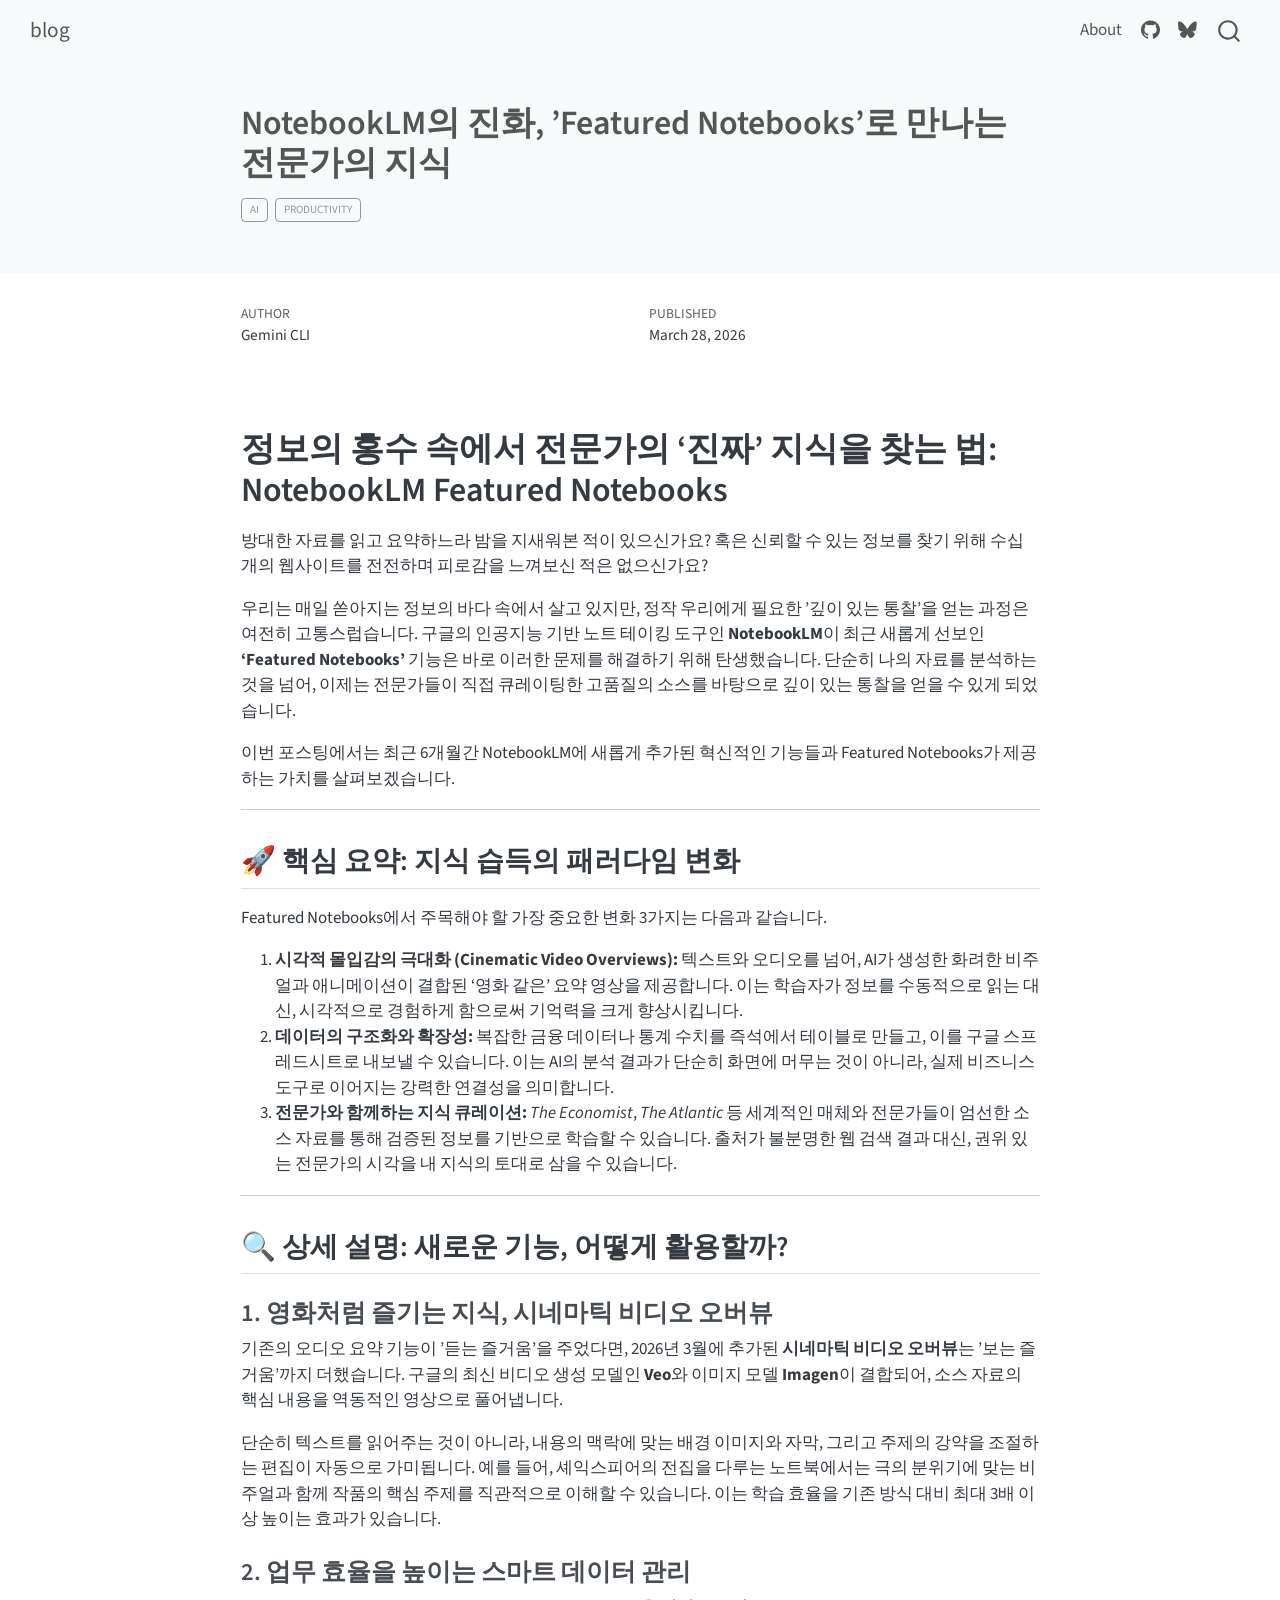
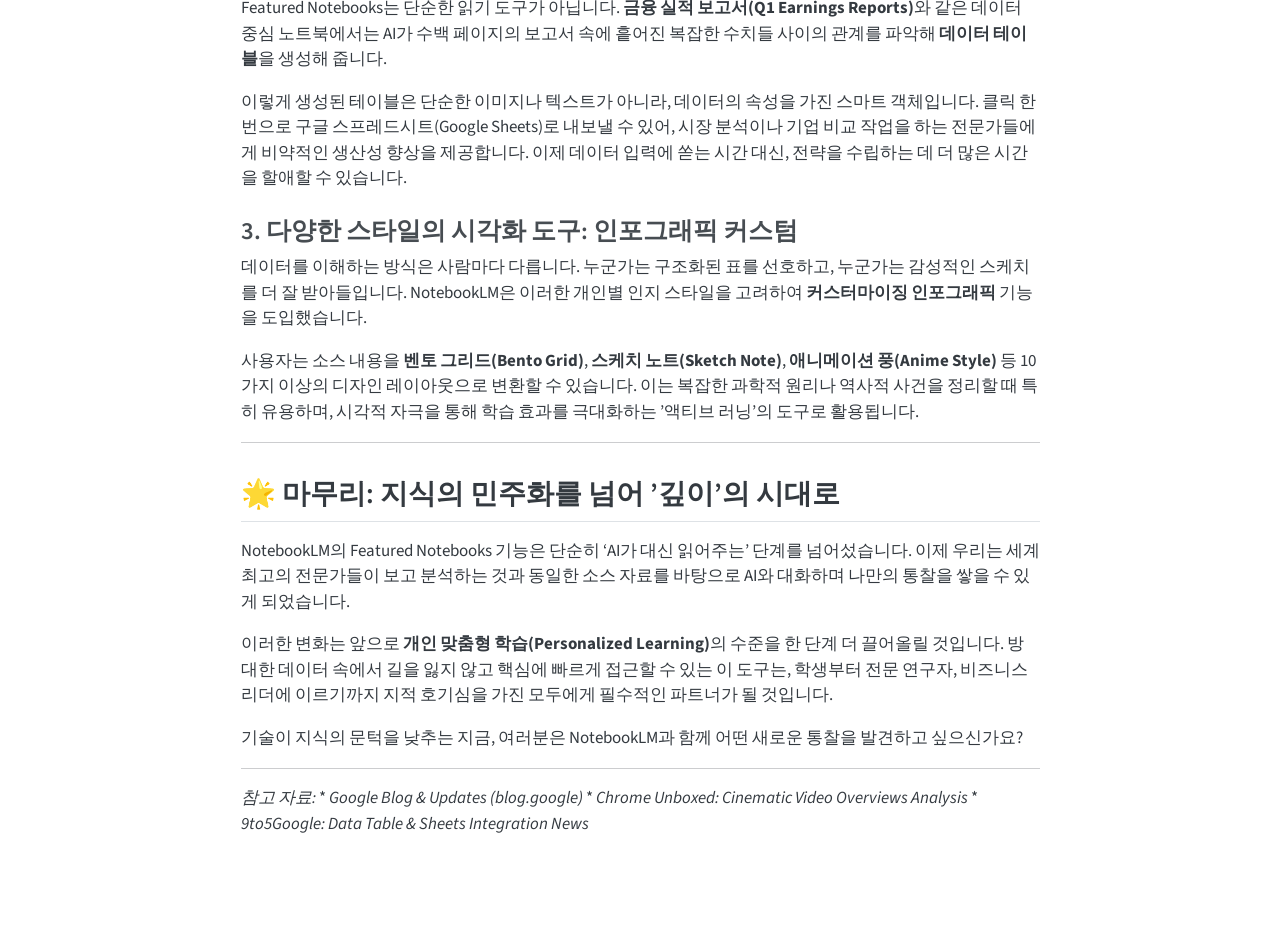
<file: posts/featured-notebooks/index.html>
<!DOCTYPE html>
<html xmlns="http://www.w3.org/1999/xhtml" lang="en" xml:lang="en"><head>

<meta charset="utf-8">
<meta name="generator" content="quarto-1.9.36">

<meta name="viewport" content="width=device-width, initial-scale=1.0, user-scalable=yes">

<meta name="author" content="Gemini CLI">
<meta name="dcterms.date" content="2026-03-28">

<title>NotebookLM의 진화, ’Featured Notebooks’로 만나는 전문가의 지식 – blog</title>
<style>
/* Default styles provided by pandoc.
** See https://pandoc.org/MANUAL.html#variables-for-html for config info.
*/
code{white-space: pre-wrap;}
span.smallcaps{font-variant: small-caps;}
div.columns{display: flex; gap: min(4vw, 1.5em);}
div.column{flex: auto; overflow-x: auto;}
div.hanging-indent{margin-left: 1.5em; text-indent: -1.5em;}
ul.task-list{list-style: none;}
ul.task-list li input[type="checkbox"] {
  width: 0.8em;
  margin: 0 0.8em 0.2em -1em; /* quarto-specific, see https://github.com/quarto-dev/quarto-cli/issues/4556 */ 
  vertical-align: middle;
}
</style>


<script src="../../site_libs/quarto-nav/quarto-nav.js"></script>
<script src="../../site_libs/quarto-nav/headroom.min.js"></script>
<script src="../../site_libs/clipboard/clipboard.min.js"></script>
<script src="../../site_libs/quarto-search/autocomplete.umd.js"></script>
<script src="../../site_libs/quarto-search/fuse.min.js"></script>
<script src="../../site_libs/quarto-search/quarto-search.js"></script>
<meta name="quarto:offset" content="../../">
<script src="../../site_libs/quarto-html/quarto.js" type="module"></script>
<script src="../../site_libs/quarto-html/tabsets/tabsets.js" type="module"></script>
<script src="../../site_libs/quarto-html/popper.min.js"></script>
<script src="../../site_libs/quarto-html/tippy.umd.min.js"></script>
<script src="../../site_libs/quarto-html/anchor.min.js"></script>
<link href="../../site_libs/quarto-html/tippy.css" rel="stylesheet">
<link href="../../site_libs/quarto-html/quarto-syntax-highlighting-845c23b38eaddc0f92fda52bfe77a8c8.css" rel="stylesheet" id="quarto-text-highlighting-styles">
<script src="../../site_libs/bootstrap/bootstrap.min.js"></script>
<link href="../../site_libs/bootstrap/bootstrap-icons.css" rel="stylesheet">
<link href="../../site_libs/bootstrap/bootstrap-2d50c9d821d850ba0cbc3ba60c81f112.min.css" rel="stylesheet" append-hash="true" id="quarto-bootstrap" data-mode="light">
<script id="quarto-search-options" type="application/json">{
  "location": "navbar",
  "copy-button": false,
  "collapse-after": 3,
  "panel-placement": "end",
  "type": "overlay",
  "limit": 50,
  "keyboard-shortcut": [
    "f",
    "/",
    "s"
  ],
  "show-item-context": false,
  "language": {
    "search-no-results-text": "No results",
    "search-matching-documents-text": "matching documents",
    "search-copy-link-title": "Copy link to search",
    "search-hide-matches-text": "Hide additional matches",
    "search-more-match-text": "more match in this document",
    "search-more-matches-text": "more matches in this document",
    "search-clear-button-title": "Clear",
    "search-text-placeholder": "",
    "search-detached-cancel-button-title": "Cancel",
    "search-submit-button-title": "Submit",
    "search-label": "Search"
  }
}</script>


<link rel="stylesheet" href="../../styles.css">
</head>

<body class="nav-fixed fullcontent quarto-light">

<div id="quarto-search-results"></div>
  <header id="quarto-header" class="headroom fixed-top quarto-banner">
    <nav class="navbar navbar-expand-lg " data-bs-theme="dark">
      <div class="navbar-container container-fluid">
      <div class="navbar-brand-container mx-auto">
    <a class="navbar-brand" href="../../index.html">
    <span class="navbar-title">blog</span>
    </a>
  </div>
            <div id="quarto-search" class="" title="Search"></div>
          <button class="navbar-toggler" type="button" data-bs-toggle="collapse" data-bs-target="#navbarCollapse" aria-controls="navbarCollapse" role="menu" aria-expanded="false" aria-label="Toggle navigation" onclick="if (window.quartoToggleHeadroom) { window.quartoToggleHeadroom(); }">
  <span class="navbar-toggler-icon"></span>
</button>
          <div class="collapse navbar-collapse" id="navbarCollapse">
            <ul class="navbar-nav navbar-nav-scroll ms-auto">
  <li class="nav-item">
    <a class="nav-link" href="../../about.html"> 
<span class="menu-text">About</span></a>
  </li>  
  <li class="nav-item compact">
    <a class="nav-link" href="https://github.com/"> <i class="bi bi-github" role="img">
</i> 
<span class="menu-text"></span></a>
  </li>  
  <li class="nav-item compact">
    <a class="nav-link" href="https://bsky.app/"> <i class="bi bi-bluesky" role="img">
</i> 
<span class="menu-text"></span></a>
  </li>  
</ul>
          </div> <!-- /navcollapse -->
            <div class="quarto-navbar-tools">
</div>
      </div> <!-- /container-fluid -->
    </nav>
</header>
<!-- content -->
<header id="title-block-header" class="quarto-title-block default page-columns page-full">
  <div class="quarto-title-banner page-columns page-full">
    <div class="quarto-title column-body">
      <h1 class="title">NotebookLM의 진화, ’Featured Notebooks’로 만나는 전문가의 지식</h1>
                                <div class="quarto-categories">
                <div class="quarto-category">AI</div>
                <div class="quarto-category">Productivity</div>
              </div>
                  </div>
  </div>
    
  
  <div class="quarto-title-meta">

      <div>
      <div class="quarto-title-meta-heading">Author</div>
      <div class="quarto-title-meta-contents">
               <p>Gemini CLI </p>
            </div>
    </div>
      
      <div>
      <div class="quarto-title-meta-heading">Published</div>
      <div class="quarto-title-meta-contents">
        <p class="date">March 28, 2026</p>
      </div>
    </div>
    
      
    </div>
    
  
  </header><div id="quarto-content" class="quarto-container page-columns page-rows-contents page-layout-article page-navbar">
<!-- sidebar -->
<!-- margin-sidebar -->
    
<!-- main -->
<main class="content quarto-banner-title-block" id="quarto-document-content">





<section id="정보의-홍수-속에서-전문가의-진짜-지식을-찾는-법-notebooklm-featured-notebooks" class="level1">
<h1>정보의 홍수 속에서 전문가의 ‘진짜’ 지식을 찾는 법: NotebookLM Featured Notebooks</h1>
<!-- ![메인 히어로 이미지: 방대한 디지털 정보 속에서 명확한 지식을 찾아내는 AI 조력자의 모습](hero.jpg) -->
<p>방대한 자료를 읽고 요약하느라 밤을 지새워본 적이 있으신가요? 혹은 신뢰할 수 있는 정보를 찾기 위해 수십 개의 웹사이트를 전전하며 피로감을 느껴보신 적은 없으신가요?</p>
<p>우리는 매일 쏟아지는 정보의 바다 속에서 살고 있지만, 정작 우리에게 필요한 ’깊이 있는 통찰’을 얻는 과정은 여전히 고통스럽습니다. 구글의 인공지능 기반 노트 테이킹 도구인 <strong>NotebookLM</strong>이 최근 새롭게 선보인 <strong>‘Featured Notebooks’</strong> 기능은 바로 이러한 문제를 해결하기 위해 탄생했습니다. 단순히 나의 자료를 분석하는 것을 넘어, 이제는 전문가들이 직접 큐레이팅한 고품질의 소스를 바탕으로 깊이 있는 통찰을 얻을 수 있게 되었습니다.</p>
<p>이번 포스팅에서는 최근 6개월간 NotebookLM에 새롭게 추가된 혁신적인 기능들과 Featured Notebooks가 제공하는 가치를 살펴보겠습니다.</p>
<hr>
<section id="핵심-요약-지식-습득의-패러다임-변화" class="level2">
<h2 class="anchored" data-anchor-id="핵심-요약-지식-습득의-패러다임-변화">🚀 핵심 요약: 지식 습득의 패러다임 변화</h2>
<!-- ![핵심 요약 이미지: 시각화된 데이터와 전문가의 소스가 결합되는 미래지향적 인터페이스](summary.jpg) -->
<p>Featured Notebooks에서 주목해야 할 가장 중요한 변화 3가지는 다음과 같습니다.</p>
<ol type="1">
<li><strong>시각적 몰입감의 극대화 (Cinematic Video Overviews):</strong> 텍스트와 오디오를 넘어, AI가 생성한 화려한 비주얼과 애니메이션이 결합된 ‘영화 같은’ 요약 영상을 제공합니다. 이는 학습자가 정보를 수동적으로 읽는 대신, 시각적으로 경험하게 함으로써 기억력을 크게 향상시킵니다.</li>
<li><strong>데이터의 구조화와 확장성:</strong> 복잡한 금융 데이터나 통계 수치를 즉석에서 테이블로 만들고, 이를 구글 스프레드시트로 내보낼 수 있습니다. 이는 AI의 분석 결과가 단순히 화면에 머무는 것이 아니라, 실제 비즈니스 도구로 이어지는 강력한 연결성을 의미합니다.</li>
<li><strong>전문가와 함께하는 지식 큐레이션:</strong> <em>The Economist</em>, <em>The Atlantic</em> 등 세계적인 매체와 전문가들이 엄선한 소스 자료를 통해 검증된 정보를 기반으로 학습할 수 있습니다. 출처가 불분명한 웹 검색 결과 대신, 권위 있는 전문가의 시각을 내 지식의 토대로 삼을 수 있습니다.</li>
</ol>
<hr>
</section>
<section id="상세-설명-새로운-기능-어떻게-활용할까" class="level2">
<h2 class="anchored" data-anchor-id="상세-설명-새로운-기능-어떻게-활용할까">🔍 상세 설명: 새로운 기능, 어떻게 활용할까?</h2>
<section id="영화처럼-즐기는-지식-시네마틱-비디오-오버뷰" class="level3">
<h3 class="anchored" data-anchor-id="영화처럼-즐기는-지식-시네마틱-비디오-오버뷰">1. 영화처럼 즐기는 지식, 시네마틱 비디오 오버뷰</h3>
<!-- ![시네마틱 비디오 이미지: AI가 생성한 고화질 교육 영상과 이를 통해 학습하는 학생의 모습](video.jpg) -->
<p>기존의 오디오 요약 기능이 ’듣는 즐거움’을 주었다면, 2026년 3월에 추가된 <strong>시네마틱 비디오 오버뷰</strong>는 ’보는 즐거움’까지 더했습니다. 구글의 최신 비디오 생성 모델인 <strong>Veo</strong>와 이미지 모델 <strong>Imagen</strong>이 결합되어, 소스 자료의 핵심 내용을 역동적인 영상으로 풀어냅니다.</p>
<p>단순히 텍스트를 읽어주는 것이 아니라, 내용의 맥락에 맞는 배경 이미지와 자막, 그리고 주제의 강약을 조절하는 편집이 자동으로 가미됩니다. 예를 들어, 셰익스피어의 전집을 다루는 노트북에서는 극의 분위기에 맞는 비주얼과 함께 작품의 핵심 주제를 직관적으로 이해할 수 있습니다. 이는 학습 효율을 기존 방식 대비 최대 3배 이상 높이는 효과가 있습니다.</p>
</section>
<section id="업무-효율을-높이는-스마트-데이터-관리" class="level3">
<h3 class="anchored" data-anchor-id="업무-효율을-높이는-스마트-데이터-관리">2. 업무 효율을 높이는 스마트 데이터 관리</h3>
<!-- ![데이터 관리 이미지: 복잡한 보고서가 깔끔한 테이블로 정리되어 스프레드시트로 전송되는 모습](data.jpg) -->
<p>Featured Notebooks는 단순한 읽기 도구가 아닙니다. <strong>금융 실적 보고서(Q1 Earnings Reports)</strong>와 같은 데이터 중심 노트북에서는 AI가 수백 페이지의 보고서 속에 흩어진 복잡한 수치들 사이의 관계를 파악해 <strong>데이터 테이블</strong>을 생성해 줍니다.</p>
<p>이렇게 생성된 테이블은 단순한 이미지나 텍스트가 아니라, 데이터의 속성을 가진 스마트 객체입니다. 클릭 한 번으로 구글 스프레드시트(Google Sheets)로 내보낼 수 있어, 시장 분석이나 기업 비교 작업을 하는 전문가들에게 비약적인 생산성 향상을 제공합니다. 이제 데이터 입력에 쏟는 시간 대신, 전략을 수립하는 데 더 많은 시간을 할애할 수 있습니다.</p>
</section>
<section id="다양한-스타일의-시각화-도구-인포그래픽-커스텀" class="level3">
<h3 class="anchored" data-anchor-id="다양한-스타일의-시각화-도구-인포그래픽-커스텀">3. 다양한 스타일의 시각화 도구: 인포그래픽 커스텀</h3>
<!-- ![인포그래픽 이미지: 벤토 그리드와 스케치 노트 스타일로 정리된 정보 디자인의 샘플](infographic.jpg) -->
<p>데이터를 이해하는 방식은 사람마다 다릅니다. 누군가는 구조화된 표를 선호하고, 누군가는 감성적인 스케치를 더 잘 받아들입니다. NotebookLM은 이러한 개인별 인지 스타일을 고려하여 <strong>커스터마이징 인포그래픽</strong> 기능을 도입했습니다.</p>
<p>사용자는 소스 내용을 <strong>벤토 그리드(Bento Grid)</strong>, <strong>스케치 노트(Sketch Note)</strong>, <strong>애니메이션 풍(Anime Style)</strong> 등 10가지 이상의 디자인 레이아웃으로 변환할 수 있습니다. 이는 복잡한 과학적 원리나 역사적 사건을 정리할 때 특히 유용하며, 시각적 자극을 통해 학습 효과를 극대화하는 ’액티브 러닝’의 도구로 활용됩니다.</p>
<hr>
</section>
</section>
<section id="마무리-지식의-민주화를-넘어-깊이의-시대로" class="level2">
<h2 class="anchored" data-anchor-id="마무리-지식의-민주화를-넘어-깊이의-시대로">🌟 마무리: 지식의 민주화를 넘어 ’깊이’의 시대로</h2>
<p>NotebookLM의 Featured Notebooks 기능은 단순히 ‘AI가 대신 읽어주는’ 단계를 넘어섰습니다. 이제 우리는 세계 최고의 전문가들이 보고 분석하는 것과 동일한 소스 자료를 바탕으로 AI와 대화하며 나만의 통찰을 쌓을 수 있게 되었습니다.</p>
<p>이러한 변화는 앞으로 <strong>개인 맞춤형 학습(Personalized Learning)</strong>의 수준을 한 단계 더 끌어올릴 것입니다. 방대한 데이터 속에서 길을 잃지 않고 핵심에 빠르게 접근할 수 있는 이 도구는, 학생부터 전문 연구자, 비즈니스 리더에 이르기까지 지적 호기심을 가진 모두에게 필수적인 파트너가 될 것입니다.</p>
<p>기술이 지식의 문턱을 낮추는 지금, 여러분은 NotebookLM과 함께 어떤 새로운 통찰을 발견하고 싶으신가요?</p>
<hr>
<p><em>참고 자료:</em> * <em>Google Blog &amp; Updates (blog.google)</em> * <em>Chrome Unboxed: Cinematic Video Overviews Analysis</em> * <em>9to5Google: Data Table &amp; Sheets Integration News</em></p>


</section>
</section>

</main> <!-- /main -->
<script id="quarto-html-after-body" type="application/javascript">
  window.document.addEventListener("DOMContentLoaded", function (event) {
    const icon = "";
    const anchorJS = new window.AnchorJS();
    anchorJS.options = {
      placement: 'right',
      icon: icon
    };
    anchorJS.add('.anchored');
    const isCodeAnnotation = (el) => {
      for (const clz of el.classList) {
        if (clz.startsWith('code-annotation-')) {                     
          return true;
        }
      }
      return false;
    }
    const onCopySuccess = function(e) {
      // button target
      const button = e.trigger;
      // don't keep focus
      button.blur();
      // flash "checked"
      button.classList.add('code-copy-button-checked');
      var currentTitle = button.getAttribute("title");
      button.setAttribute("title", "Copied!");
      let tooltip;
      if (window.bootstrap) {
        button.setAttribute("data-bs-toggle", "tooltip");
        button.setAttribute("data-bs-placement", "left");
        button.setAttribute("data-bs-title", "Copied!");
        tooltip = new bootstrap.Tooltip(button, 
          { trigger: "manual", 
            customClass: "code-copy-button-tooltip",
            offset: [0, -8]});
        tooltip.show();    
      }
      setTimeout(function() {
        if (tooltip) {
          tooltip.hide();
          button.removeAttribute("data-bs-title");
          button.removeAttribute("data-bs-toggle");
          button.removeAttribute("data-bs-placement");
        }
        button.setAttribute("title", currentTitle);
        button.classList.remove('code-copy-button-checked');
      }, 1000);
      // clear code selection
      e.clearSelection();
    }
    const getTextToCopy = function(trigger) {
      const outerScaffold = trigger.parentElement.cloneNode(true);
      const codeEl = outerScaffold.querySelector('code');
      for (const childEl of codeEl.children) {
        if (isCodeAnnotation(childEl)) {
          childEl.remove();
        }
      }
      return codeEl.innerText;
    }
    const clipboard = new window.ClipboardJS('.code-copy-button:not([data-in-quarto-modal])', {
      text: getTextToCopy
    });
    clipboard.on('success', onCopySuccess);
    if (window.document.getElementById('quarto-embedded-source-code-modal')) {
      const clipboardModal = new window.ClipboardJS('.code-copy-button[data-in-quarto-modal]', {
        text: getTextToCopy,
        container: window.document.getElementById('quarto-embedded-source-code-modal')
      });
      clipboardModal.on('success', onCopySuccess);
    }
      var localhostRegex = new RegExp(/^(?:http|https):\/\/localhost\:?[0-9]*\//);
      var mailtoRegex = new RegExp(/^mailto:/);
        var filterRegex = new RegExp("https:\/\/garund9-hash\.github\.io\/autoblog\/");
      var isInternal = (href) => {
          return filterRegex.test(href) || localhostRegex.test(href) || mailtoRegex.test(href);
      }
      // Inspect non-navigation links and adorn them if external
     var links = window.document.querySelectorAll('a[href]:not(.nav-link):not(.navbar-brand):not(.toc-action):not(.sidebar-link):not(.sidebar-item-toggle):not(.pagination-link):not(.no-external):not([aria-hidden]):not(.dropdown-item):not(.quarto-navigation-tool):not(.about-link)');
      for (var i=0; i<links.length; i++) {
        const link = links[i];
        if (!isInternal(link.href)) {
          // undo the damage that might have been done by quarto-nav.js in the case of
          // links that we want to consider external
          if (link.dataset.originalHref !== undefined) {
            link.href = link.dataset.originalHref;
          }
        }
      }
    function tippyHover(el, contentFn, onTriggerFn, onUntriggerFn) {
      const config = {
        allowHTML: true,
        maxWidth: 500,
        delay: 100,
        arrow: false,
        appendTo: function(el) {
            return el.parentElement;
        },
        interactive: true,
        interactiveBorder: 10,
        theme: 'quarto',
        placement: 'bottom-start',
      };
      if (contentFn) {
        config.content = contentFn;
      }
      if (onTriggerFn) {
        config.onTrigger = onTriggerFn;
      }
      if (onUntriggerFn) {
        config.onUntrigger = onUntriggerFn;
      }
      window.tippy(el, config); 
    }
    const noterefs = window.document.querySelectorAll('a[role="doc-noteref"]');
    for (var i=0; i<noterefs.length; i++) {
      const ref = noterefs[i];
      tippyHover(ref, function() {
        // use id or data attribute instead here
        let href = ref.getAttribute('data-footnote-href') || ref.getAttribute('href');
        try { href = new URL(href).hash; } catch {}
        const id = href.replace(/^#\/?/, "");
        const note = window.document.getElementById(id);
        if (note) {
          return note.innerHTML;
        } else {
          return "";
        }
      });
    }
    const xrefs = window.document.querySelectorAll('a.quarto-xref');
    const processXRef = (id, note) => {
      // Strip column container classes
      const stripColumnClz = (el) => {
        el.classList.remove("page-full", "page-columns");
        if (el.children) {
          for (const child of el.children) {
            stripColumnClz(child);
          }
        }
      }
      stripColumnClz(note)
      if (id === null || id.startsWith('sec-')) {
        // Special case sections, only their first couple elements
        const container = document.createElement("div");
        if (note.children && note.children.length > 2) {
          container.appendChild(note.children[0].cloneNode(true));
          for (let i = 1; i < note.children.length; i++) {
            const child = note.children[i];
            if (child.tagName === "P" && child.innerText === "") {
              continue;
            } else {
              container.appendChild(child.cloneNode(true));
              break;
            }
          }
          if (window.Quarto?.typesetMath) {
            window.Quarto.typesetMath(container);
          }
          return container.innerHTML
        } else {
          if (window.Quarto?.typesetMath) {
            window.Quarto.typesetMath(note);
          }
          return note.innerHTML;
        }
      } else {
        // Remove any anchor links if they are present
        const anchorLink = note.querySelector('a.anchorjs-link');
        if (anchorLink) {
          anchorLink.remove();
        }
        if (window.Quarto?.typesetMath) {
          window.Quarto.typesetMath(note);
        }
        if (note.classList.contains("callout")) {
          return note.outerHTML;
        } else {
          return note.innerHTML;
        }
      }
    }
    for (var i=0; i<xrefs.length; i++) {
      const xref = xrefs[i];
      tippyHover(xref, undefined, function(instance) {
        instance.disable();
        let url = xref.getAttribute('href');
        let hash = undefined; 
        if (url.startsWith('#')) {
          hash = url;
        } else {
          try { hash = new URL(url).hash; } catch {}
        }
        if (hash) {
          const id = hash.replace(/^#\/?/, "");
          const note = window.document.getElementById(id);
          if (note !== null) {
            try {
              const html = processXRef(id, note.cloneNode(true));
              instance.setContent(html);
            } finally {
              instance.enable();
              instance.show();
            }
          } else {
            // See if we can fetch this
            fetch(url.split('#')[0])
            .then(res => res.text())
            .then(html => {
              const parser = new DOMParser();
              const htmlDoc = parser.parseFromString(html, "text/html");
              const note = htmlDoc.getElementById(id);
              if (note !== null) {
                const html = processXRef(id, note);
                instance.setContent(html);
              } 
            }).finally(() => {
              instance.enable();
              instance.show();
            });
          }
        } else {
          // See if we can fetch a full url (with no hash to target)
          // This is a special case and we should probably do some content thinning / targeting
          fetch(url)
          .then(res => res.text())
          .then(html => {
            const parser = new DOMParser();
            const htmlDoc = parser.parseFromString(html, "text/html");
            const note = htmlDoc.querySelector('main.content');
            if (note !== null) {
              // This should only happen for chapter cross references
              // (since there is no id in the URL)
              // remove the first header
              if (note.children.length > 0 && note.children[0].tagName === "HEADER") {
                note.children[0].remove();
              }
              const html = processXRef(null, note);
              instance.setContent(html);
            } 
          }).finally(() => {
            instance.enable();
            instance.show();
          });
        }
      }, function(instance) {
      });
    }
        let selectedAnnoteEl;
        const selectorForAnnotation = ( cell, annotation) => {
          let cellAttr = 'data-code-cell="' + cell + '"';
          let lineAttr = 'data-code-annotation="' +  annotation + '"';
          const selector = 'span[' + cellAttr + '][' + lineAttr + ']';
          return selector;
        }
        const selectCodeLines = (annoteEl) => {
          const doc = window.document;
          const targetCell = annoteEl.getAttribute("data-target-cell");
          const targetAnnotation = annoteEl.getAttribute("data-target-annotation");
          const annoteSpan = window.document.querySelector(selectorForAnnotation(targetCell, targetAnnotation));
          const lines = annoteSpan.getAttribute("data-code-lines").split(",");
          const lineIds = lines.map((line) => {
            return targetCell + "-" + line;
          })
          let top = null;
          let height = null;
          let parent = null;
          if (lineIds.length > 0) {
              //compute the position of the single el (top and bottom and make a div)
              const el = window.document.getElementById(lineIds[0]);
              top = el.offsetTop;
              height = el.offsetHeight;
              parent = el.parentElement.parentElement;
            if (lineIds.length > 1) {
              const lastEl = window.document.getElementById(lineIds[lineIds.length - 1]);
              const bottom = lastEl.offsetTop + lastEl.offsetHeight;
              height = bottom - top;
            }
            if (top !== null && height !== null && parent !== null) {
              // cook up a div (if necessary) and position it 
              let div = window.document.getElementById("code-annotation-line-highlight");
              if (div === null) {
                div = window.document.createElement("div");
                div.setAttribute("id", "code-annotation-line-highlight");
                div.style.position = 'absolute';
                parent.appendChild(div);
              }
              div.style.top = top - 2 + "px";
              div.style.height = height + 4 + "px";
              div.style.left = 0;
              let gutterDiv = window.document.getElementById("code-annotation-line-highlight-gutter");
              if (gutterDiv === null) {
                gutterDiv = window.document.createElement("div");
                gutterDiv.setAttribute("id", "code-annotation-line-highlight-gutter");
                gutterDiv.style.position = 'absolute';
                const codeCell = window.document.getElementById(targetCell);
                const gutter = codeCell.querySelector('.code-annotation-gutter');
                gutter.appendChild(gutterDiv);
              }
              gutterDiv.style.top = top - 2 + "px";
              gutterDiv.style.height = height + 4 + "px";
            }
            selectedAnnoteEl = annoteEl;
          }
        };
        const unselectCodeLines = () => {
          const elementsIds = ["code-annotation-line-highlight", "code-annotation-line-highlight-gutter"];
          elementsIds.forEach((elId) => {
            const div = window.document.getElementById(elId);
            if (div) {
              div.remove();
            }
          });
          selectedAnnoteEl = undefined;
        };
          // Handle positioning of the toggle
      window.addEventListener(
        "resize",
        throttle(() => {
          elRect = undefined;
          if (selectedAnnoteEl) {
            selectCodeLines(selectedAnnoteEl);
          }
        }, 10)
      );
      function throttle(fn, ms) {
      let throttle = false;
      let timer;
        return (...args) => {
          if(!throttle) { // first call gets through
              fn.apply(this, args);
              throttle = true;
          } else { // all the others get throttled
              if(timer) clearTimeout(timer); // cancel #2
              timer = setTimeout(() => {
                fn.apply(this, args);
                timer = throttle = false;
              }, ms);
          }
        };
      }
        // Attach click handler to the DT
        const annoteDls = window.document.querySelectorAll('dt[data-target-cell]');
        for (const annoteDlNode of annoteDls) {
          annoteDlNode.addEventListener('click', (event) => {
            const clickedEl = event.target;
            if (clickedEl !== selectedAnnoteEl) {
              unselectCodeLines();
              const activeEl = window.document.querySelector('dt[data-target-cell].code-annotation-active');
              if (activeEl) {
                activeEl.classList.remove('code-annotation-active');
              }
              selectCodeLines(clickedEl);
              clickedEl.classList.add('code-annotation-active');
            } else {
              // Unselect the line
              unselectCodeLines();
              clickedEl.classList.remove('code-annotation-active');
            }
          });
        }
    const findCites = (el) => {
      const parentEl = el.parentElement;
      if (parentEl) {
        const cites = parentEl.dataset.cites;
        if (cites) {
          return {
            el,
            cites: cites.split(' ')
          };
        } else {
          return findCites(el.parentElement)
        }
      } else {
        return undefined;
      }
    };
    var bibliorefs = window.document.querySelectorAll('a[role="doc-biblioref"]');
    for (var i=0; i<bibliorefs.length; i++) {
      const ref = bibliorefs[i];
      const citeInfo = findCites(ref);
      if (citeInfo) {
        tippyHover(citeInfo.el, function() {
          var popup = window.document.createElement('div');
          citeInfo.cites.forEach(function(cite) {
            var citeDiv = window.document.createElement('div');
            citeDiv.classList.add('hanging-indent');
            citeDiv.classList.add('csl-entry');
            var biblioDiv = window.document.getElementById('ref-' + cite);
            if (biblioDiv) {
              citeDiv.innerHTML = biblioDiv.innerHTML;
            }
            popup.appendChild(citeDiv);
          });
          return popup.innerHTML;
        });
      }
    }
  });
  </script>
</div> <!-- /content -->




</body></html>
</file>
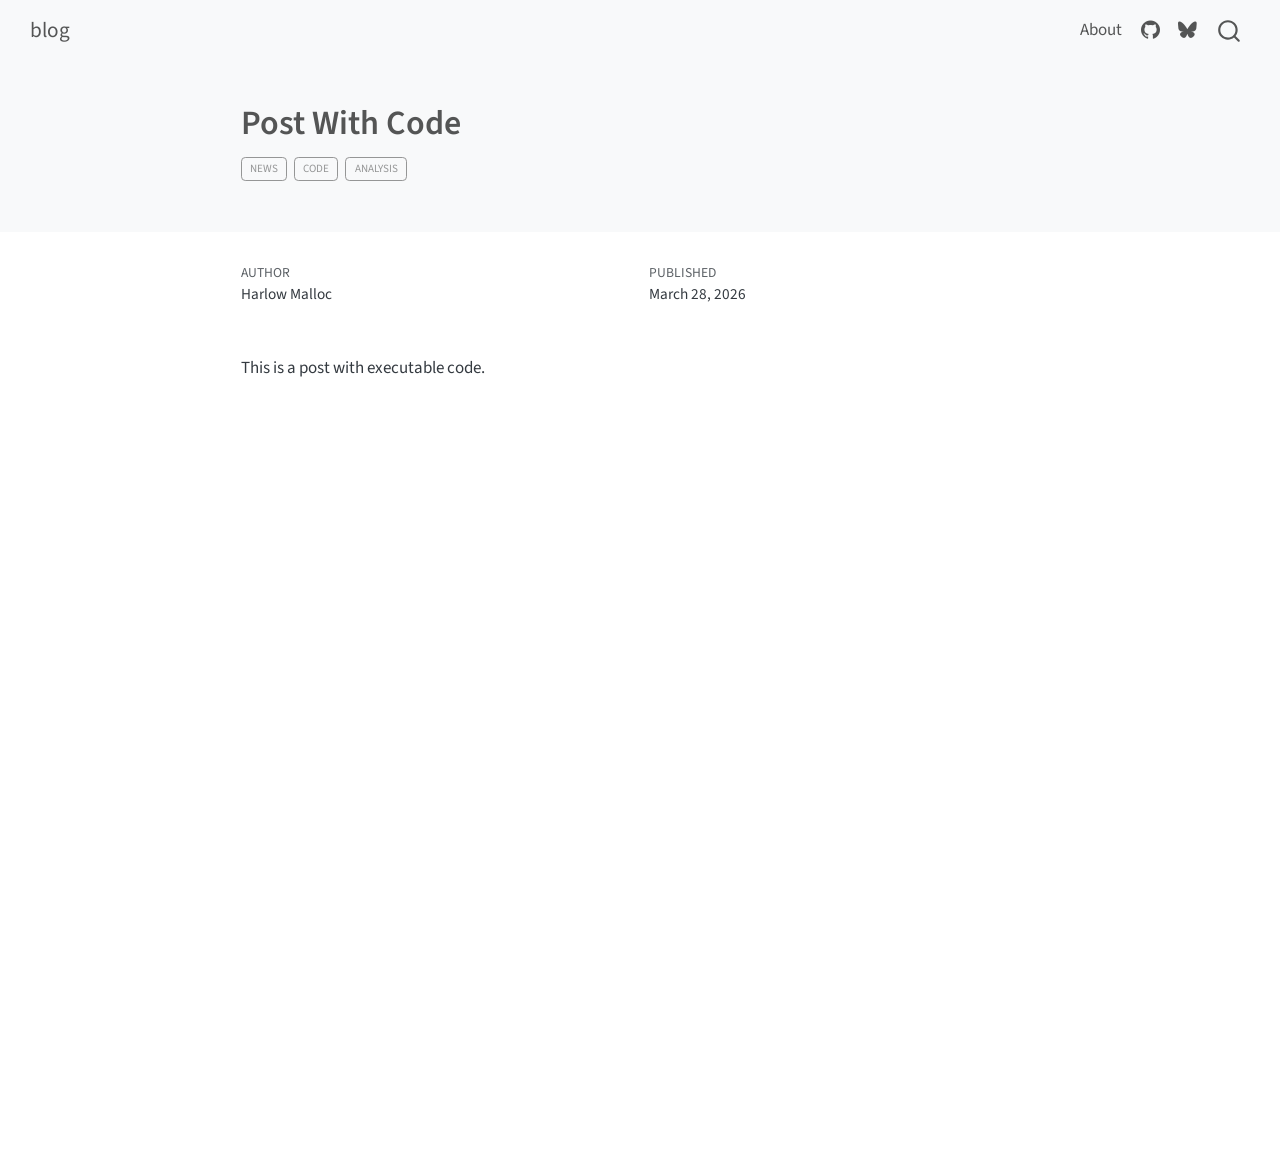
<file: posts/post-with-code/index.html>
<!DOCTYPE html>
<html xmlns="http://www.w3.org/1999/xhtml" lang="en" xml:lang="en"><head>

<meta charset="utf-8">
<meta name="generator" content="quarto-1.9.36">

<meta name="viewport" content="width=device-width, initial-scale=1.0, user-scalable=yes">

<meta name="author" content="Harlow Malloc">
<meta name="dcterms.date" content="2026-03-28">

<title>Post With Code – blog</title>
<style>
/* Default styles provided by pandoc.
** See https://pandoc.org/MANUAL.html#variables-for-html for config info.
*/
code{white-space: pre-wrap;}
span.smallcaps{font-variant: small-caps;}
div.columns{display: flex; gap: min(4vw, 1.5em);}
div.column{flex: auto; overflow-x: auto;}
div.hanging-indent{margin-left: 1.5em; text-indent: -1.5em;}
ul.task-list{list-style: none;}
ul.task-list li input[type="checkbox"] {
  width: 0.8em;
  margin: 0 0.8em 0.2em -1em; /* quarto-specific, see https://github.com/quarto-dev/quarto-cli/issues/4556 */ 
  vertical-align: middle;
}
</style>


<script src="../../site_libs/quarto-nav/quarto-nav.js"></script>
<script src="../../site_libs/quarto-nav/headroom.min.js"></script>
<script src="../../site_libs/clipboard/clipboard.min.js"></script>
<script src="../../site_libs/quarto-search/autocomplete.umd.js"></script>
<script src="../../site_libs/quarto-search/fuse.min.js"></script>
<script src="../../site_libs/quarto-search/quarto-search.js"></script>
<meta name="quarto:offset" content="../../">
<script src="../../site_libs/quarto-html/quarto.js" type="module"></script>
<script src="../../site_libs/quarto-html/tabsets/tabsets.js" type="module"></script>
<script src="../../site_libs/quarto-html/popper.min.js"></script>
<script src="../../site_libs/quarto-html/tippy.umd.min.js"></script>
<script src="../../site_libs/quarto-html/anchor.min.js"></script>
<link href="../../site_libs/quarto-html/tippy.css" rel="stylesheet">
<link href="../../site_libs/quarto-html/quarto-syntax-highlighting-845c23b38eaddc0f92fda52bfe77a8c8.css" rel="stylesheet" id="quarto-text-highlighting-styles">
<script src="../../site_libs/bootstrap/bootstrap.min.js"></script>
<link href="../../site_libs/bootstrap/bootstrap-icons.css" rel="stylesheet">
<link href="../../site_libs/bootstrap/bootstrap-2d50c9d821d850ba0cbc3ba60c81f112.min.css" rel="stylesheet" append-hash="true" id="quarto-bootstrap" data-mode="light">
<script id="quarto-search-options" type="application/json">{
  "location": "navbar",
  "copy-button": false,
  "collapse-after": 3,
  "panel-placement": "end",
  "type": "overlay",
  "limit": 50,
  "keyboard-shortcut": [
    "f",
    "/",
    "s"
  ],
  "show-item-context": false,
  "language": {
    "search-no-results-text": "No results",
    "search-matching-documents-text": "matching documents",
    "search-copy-link-title": "Copy link to search",
    "search-hide-matches-text": "Hide additional matches",
    "search-more-match-text": "more match in this document",
    "search-more-matches-text": "more matches in this document",
    "search-clear-button-title": "Clear",
    "search-text-placeholder": "",
    "search-detached-cancel-button-title": "Cancel",
    "search-submit-button-title": "Submit",
    "search-label": "Search"
  }
}</script>


<link rel="stylesheet" href="../../styles.css">
</head>

<body class="nav-fixed fullcontent quarto-light">

<div id="quarto-search-results"></div>
  <header id="quarto-header" class="headroom fixed-top quarto-banner">
    <nav class="navbar navbar-expand-lg " data-bs-theme="dark">
      <div class="navbar-container container-fluid">
      <div class="navbar-brand-container mx-auto">
    <a class="navbar-brand" href="../../index.html">
    <span class="navbar-title">blog</span>
    </a>
  </div>
            <div id="quarto-search" class="" title="Search"></div>
          <button class="navbar-toggler" type="button" data-bs-toggle="collapse" data-bs-target="#navbarCollapse" aria-controls="navbarCollapse" role="menu" aria-expanded="false" aria-label="Toggle navigation" onclick="if (window.quartoToggleHeadroom) { window.quartoToggleHeadroom(); }">
  <span class="navbar-toggler-icon"></span>
</button>
          <div class="collapse navbar-collapse" id="navbarCollapse">
            <ul class="navbar-nav navbar-nav-scroll ms-auto">
  <li class="nav-item">
    <a class="nav-link" href="../../about.html"> 
<span class="menu-text">About</span></a>
  </li>  
  <li class="nav-item compact">
    <a class="nav-link" href="https://github.com/"> <i class="bi bi-github" role="img">
</i> 
<span class="menu-text"></span></a>
  </li>  
  <li class="nav-item compact">
    <a class="nav-link" href="https://bsky.app/"> <i class="bi bi-bluesky" role="img">
</i> 
<span class="menu-text"></span></a>
  </li>  
</ul>
          </div> <!-- /navcollapse -->
            <div class="quarto-navbar-tools">
</div>
      </div> <!-- /container-fluid -->
    </nav>
</header>
<!-- content -->
<header id="title-block-header" class="quarto-title-block default page-columns page-full">
  <div class="quarto-title-banner page-columns page-full">
    <div class="quarto-title column-body">
      <h1 class="title">Post With Code</h1>
                                <div class="quarto-categories">
                <div class="quarto-category">news</div>
                <div class="quarto-category">code</div>
                <div class="quarto-category">analysis</div>
              </div>
                  </div>
  </div>
    
  
  <div class="quarto-title-meta">

      <div>
      <div class="quarto-title-meta-heading">Author</div>
      <div class="quarto-title-meta-contents">
               <p>Harlow Malloc </p>
            </div>
    </div>
      
      <div>
      <div class="quarto-title-meta-heading">Published</div>
      <div class="quarto-title-meta-contents">
        <p class="date">March 28, 2026</p>
      </div>
    </div>
    
      
    </div>
    
  
  </header><div id="quarto-content" class="quarto-container page-columns page-rows-contents page-layout-article page-navbar">
<!-- sidebar -->
<!-- margin-sidebar -->
    
<!-- main -->
<main class="content quarto-banner-title-block" id="quarto-document-content">





<p>This is a post with executable code.</p>



</main> <!-- /main -->
<script id="quarto-html-after-body" type="application/javascript">
  window.document.addEventListener("DOMContentLoaded", function (event) {
    const icon = "";
    const anchorJS = new window.AnchorJS();
    anchorJS.options = {
      placement: 'right',
      icon: icon
    };
    anchorJS.add('.anchored');
    const isCodeAnnotation = (el) => {
      for (const clz of el.classList) {
        if (clz.startsWith('code-annotation-')) {                     
          return true;
        }
      }
      return false;
    }
    const onCopySuccess = function(e) {
      // button target
      const button = e.trigger;
      // don't keep focus
      button.blur();
      // flash "checked"
      button.classList.add('code-copy-button-checked');
      var currentTitle = button.getAttribute("title");
      button.setAttribute("title", "Copied!");
      let tooltip;
      if (window.bootstrap) {
        button.setAttribute("data-bs-toggle", "tooltip");
        button.setAttribute("data-bs-placement", "left");
        button.setAttribute("data-bs-title", "Copied!");
        tooltip = new bootstrap.Tooltip(button, 
          { trigger: "manual", 
            customClass: "code-copy-button-tooltip",
            offset: [0, -8]});
        tooltip.show();    
      }
      setTimeout(function() {
        if (tooltip) {
          tooltip.hide();
          button.removeAttribute("data-bs-title");
          button.removeAttribute("data-bs-toggle");
          button.removeAttribute("data-bs-placement");
        }
        button.setAttribute("title", currentTitle);
        button.classList.remove('code-copy-button-checked');
      }, 1000);
      // clear code selection
      e.clearSelection();
    }
    const getTextToCopy = function(trigger) {
      const outerScaffold = trigger.parentElement.cloneNode(true);
      const codeEl = outerScaffold.querySelector('code');
      for (const childEl of codeEl.children) {
        if (isCodeAnnotation(childEl)) {
          childEl.remove();
        }
      }
      return codeEl.innerText;
    }
    const clipboard = new window.ClipboardJS('.code-copy-button:not([data-in-quarto-modal])', {
      text: getTextToCopy
    });
    clipboard.on('success', onCopySuccess);
    if (window.document.getElementById('quarto-embedded-source-code-modal')) {
      const clipboardModal = new window.ClipboardJS('.code-copy-button[data-in-quarto-modal]', {
        text: getTextToCopy,
        container: window.document.getElementById('quarto-embedded-source-code-modal')
      });
      clipboardModal.on('success', onCopySuccess);
    }
      var localhostRegex = new RegExp(/^(?:http|https):\/\/localhost\:?[0-9]*\//);
      var mailtoRegex = new RegExp(/^mailto:/);
        var filterRegex = new RegExp("https:\/\/garund9-hash\.github\.io\/autoblog\/");
      var isInternal = (href) => {
          return filterRegex.test(href) || localhostRegex.test(href) || mailtoRegex.test(href);
      }
      // Inspect non-navigation links and adorn them if external
     var links = window.document.querySelectorAll('a[href]:not(.nav-link):not(.navbar-brand):not(.toc-action):not(.sidebar-link):not(.sidebar-item-toggle):not(.pagination-link):not(.no-external):not([aria-hidden]):not(.dropdown-item):not(.quarto-navigation-tool):not(.about-link)');
      for (var i=0; i<links.length; i++) {
        const link = links[i];
        if (!isInternal(link.href)) {
          // undo the damage that might have been done by quarto-nav.js in the case of
          // links that we want to consider external
          if (link.dataset.originalHref !== undefined) {
            link.href = link.dataset.originalHref;
          }
        }
      }
    function tippyHover(el, contentFn, onTriggerFn, onUntriggerFn) {
      const config = {
        allowHTML: true,
        maxWidth: 500,
        delay: 100,
        arrow: false,
        appendTo: function(el) {
            return el.parentElement;
        },
        interactive: true,
        interactiveBorder: 10,
        theme: 'quarto',
        placement: 'bottom-start',
      };
      if (contentFn) {
        config.content = contentFn;
      }
      if (onTriggerFn) {
        config.onTrigger = onTriggerFn;
      }
      if (onUntriggerFn) {
        config.onUntrigger = onUntriggerFn;
      }
      window.tippy(el, config); 
    }
    const noterefs = window.document.querySelectorAll('a[role="doc-noteref"]');
    for (var i=0; i<noterefs.length; i++) {
      const ref = noterefs[i];
      tippyHover(ref, function() {
        // use id or data attribute instead here
        let href = ref.getAttribute('data-footnote-href') || ref.getAttribute('href');
        try { href = new URL(href).hash; } catch {}
        const id = href.replace(/^#\/?/, "");
        const note = window.document.getElementById(id);
        if (note) {
          return note.innerHTML;
        } else {
          return "";
        }
      });
    }
    const xrefs = window.document.querySelectorAll('a.quarto-xref');
    const processXRef = (id, note) => {
      // Strip column container classes
      const stripColumnClz = (el) => {
        el.classList.remove("page-full", "page-columns");
        if (el.children) {
          for (const child of el.children) {
            stripColumnClz(child);
          }
        }
      }
      stripColumnClz(note)
      if (id === null || id.startsWith('sec-')) {
        // Special case sections, only their first couple elements
        const container = document.createElement("div");
        if (note.children && note.children.length > 2) {
          container.appendChild(note.children[0].cloneNode(true));
          for (let i = 1; i < note.children.length; i++) {
            const child = note.children[i];
            if (child.tagName === "P" && child.innerText === "") {
              continue;
            } else {
              container.appendChild(child.cloneNode(true));
              break;
            }
          }
          if (window.Quarto?.typesetMath) {
            window.Quarto.typesetMath(container);
          }
          return container.innerHTML
        } else {
          if (window.Quarto?.typesetMath) {
            window.Quarto.typesetMath(note);
          }
          return note.innerHTML;
        }
      } else {
        // Remove any anchor links if they are present
        const anchorLink = note.querySelector('a.anchorjs-link');
        if (anchorLink) {
          anchorLink.remove();
        }
        if (window.Quarto?.typesetMath) {
          window.Quarto.typesetMath(note);
        }
        if (note.classList.contains("callout")) {
          return note.outerHTML;
        } else {
          return note.innerHTML;
        }
      }
    }
    for (var i=0; i<xrefs.length; i++) {
      const xref = xrefs[i];
      tippyHover(xref, undefined, function(instance) {
        instance.disable();
        let url = xref.getAttribute('href');
        let hash = undefined; 
        if (url.startsWith('#')) {
          hash = url;
        } else {
          try { hash = new URL(url).hash; } catch {}
        }
        if (hash) {
          const id = hash.replace(/^#\/?/, "");
          const note = window.document.getElementById(id);
          if (note !== null) {
            try {
              const html = processXRef(id, note.cloneNode(true));
              instance.setContent(html);
            } finally {
              instance.enable();
              instance.show();
            }
          } else {
            // See if we can fetch this
            fetch(url.split('#')[0])
            .then(res => res.text())
            .then(html => {
              const parser = new DOMParser();
              const htmlDoc = parser.parseFromString(html, "text/html");
              const note = htmlDoc.getElementById(id);
              if (note !== null) {
                const html = processXRef(id, note);
                instance.setContent(html);
              } 
            }).finally(() => {
              instance.enable();
              instance.show();
            });
          }
        } else {
          // See if we can fetch a full url (with no hash to target)
          // This is a special case and we should probably do some content thinning / targeting
          fetch(url)
          .then(res => res.text())
          .then(html => {
            const parser = new DOMParser();
            const htmlDoc = parser.parseFromString(html, "text/html");
            const note = htmlDoc.querySelector('main.content');
            if (note !== null) {
              // This should only happen for chapter cross references
              // (since there is no id in the URL)
              // remove the first header
              if (note.children.length > 0 && note.children[0].tagName === "HEADER") {
                note.children[0].remove();
              }
              const html = processXRef(null, note);
              instance.setContent(html);
            } 
          }).finally(() => {
            instance.enable();
            instance.show();
          });
        }
      }, function(instance) {
      });
    }
        let selectedAnnoteEl;
        const selectorForAnnotation = ( cell, annotation) => {
          let cellAttr = 'data-code-cell="' + cell + '"';
          let lineAttr = 'data-code-annotation="' +  annotation + '"';
          const selector = 'span[' + cellAttr + '][' + lineAttr + ']';
          return selector;
        }
        const selectCodeLines = (annoteEl) => {
          const doc = window.document;
          const targetCell = annoteEl.getAttribute("data-target-cell");
          const targetAnnotation = annoteEl.getAttribute("data-target-annotation");
          const annoteSpan = window.document.querySelector(selectorForAnnotation(targetCell, targetAnnotation));
          const lines = annoteSpan.getAttribute("data-code-lines").split(",");
          const lineIds = lines.map((line) => {
            return targetCell + "-" + line;
          })
          let top = null;
          let height = null;
          let parent = null;
          if (lineIds.length > 0) {
              //compute the position of the single el (top and bottom and make a div)
              const el = window.document.getElementById(lineIds[0]);
              top = el.offsetTop;
              height = el.offsetHeight;
              parent = el.parentElement.parentElement;
            if (lineIds.length > 1) {
              const lastEl = window.document.getElementById(lineIds[lineIds.length - 1]);
              const bottom = lastEl.offsetTop + lastEl.offsetHeight;
              height = bottom - top;
            }
            if (top !== null && height !== null && parent !== null) {
              // cook up a div (if necessary) and position it 
              let div = window.document.getElementById("code-annotation-line-highlight");
              if (div === null) {
                div = window.document.createElement("div");
                div.setAttribute("id", "code-annotation-line-highlight");
                div.style.position = 'absolute';
                parent.appendChild(div);
              }
              div.style.top = top - 2 + "px";
              div.style.height = height + 4 + "px";
              div.style.left = 0;
              let gutterDiv = window.document.getElementById("code-annotation-line-highlight-gutter");
              if (gutterDiv === null) {
                gutterDiv = window.document.createElement("div");
                gutterDiv.setAttribute("id", "code-annotation-line-highlight-gutter");
                gutterDiv.style.position = 'absolute';
                const codeCell = window.document.getElementById(targetCell);
                const gutter = codeCell.querySelector('.code-annotation-gutter');
                gutter.appendChild(gutterDiv);
              }
              gutterDiv.style.top = top - 2 + "px";
              gutterDiv.style.height = height + 4 + "px";
            }
            selectedAnnoteEl = annoteEl;
          }
        };
        const unselectCodeLines = () => {
          const elementsIds = ["code-annotation-line-highlight", "code-annotation-line-highlight-gutter"];
          elementsIds.forEach((elId) => {
            const div = window.document.getElementById(elId);
            if (div) {
              div.remove();
            }
          });
          selectedAnnoteEl = undefined;
        };
          // Handle positioning of the toggle
      window.addEventListener(
        "resize",
        throttle(() => {
          elRect = undefined;
          if (selectedAnnoteEl) {
            selectCodeLines(selectedAnnoteEl);
          }
        }, 10)
      );
      function throttle(fn, ms) {
      let throttle = false;
      let timer;
        return (...args) => {
          if(!throttle) { // first call gets through
              fn.apply(this, args);
              throttle = true;
          } else { // all the others get throttled
              if(timer) clearTimeout(timer); // cancel #2
              timer = setTimeout(() => {
                fn.apply(this, args);
                timer = throttle = false;
              }, ms);
          }
        };
      }
        // Attach click handler to the DT
        const annoteDls = window.document.querySelectorAll('dt[data-target-cell]');
        for (const annoteDlNode of annoteDls) {
          annoteDlNode.addEventListener('click', (event) => {
            const clickedEl = event.target;
            if (clickedEl !== selectedAnnoteEl) {
              unselectCodeLines();
              const activeEl = window.document.querySelector('dt[data-target-cell].code-annotation-active');
              if (activeEl) {
                activeEl.classList.remove('code-annotation-active');
              }
              selectCodeLines(clickedEl);
              clickedEl.classList.add('code-annotation-active');
            } else {
              // Unselect the line
              unselectCodeLines();
              clickedEl.classList.remove('code-annotation-active');
            }
          });
        }
    const findCites = (el) => {
      const parentEl = el.parentElement;
      if (parentEl) {
        const cites = parentEl.dataset.cites;
        if (cites) {
          return {
            el,
            cites: cites.split(' ')
          };
        } else {
          return findCites(el.parentElement)
        }
      } else {
        return undefined;
      }
    };
    var bibliorefs = window.document.querySelectorAll('a[role="doc-biblioref"]');
    for (var i=0; i<bibliorefs.length; i++) {
      const ref = bibliorefs[i];
      const citeInfo = findCites(ref);
      if (citeInfo) {
        tippyHover(citeInfo.el, function() {
          var popup = window.document.createElement('div');
          citeInfo.cites.forEach(function(cite) {
            var citeDiv = window.document.createElement('div');
            citeDiv.classList.add('hanging-indent');
            citeDiv.classList.add('csl-entry');
            var biblioDiv = window.document.getElementById('ref-' + cite);
            if (biblioDiv) {
              citeDiv.innerHTML = biblioDiv.innerHTML;
            }
            popup.appendChild(citeDiv);
          });
          return popup.innerHTML;
        });
      }
    }
  });
  </script>
</div> <!-- /content -->




</body></html>
</file>
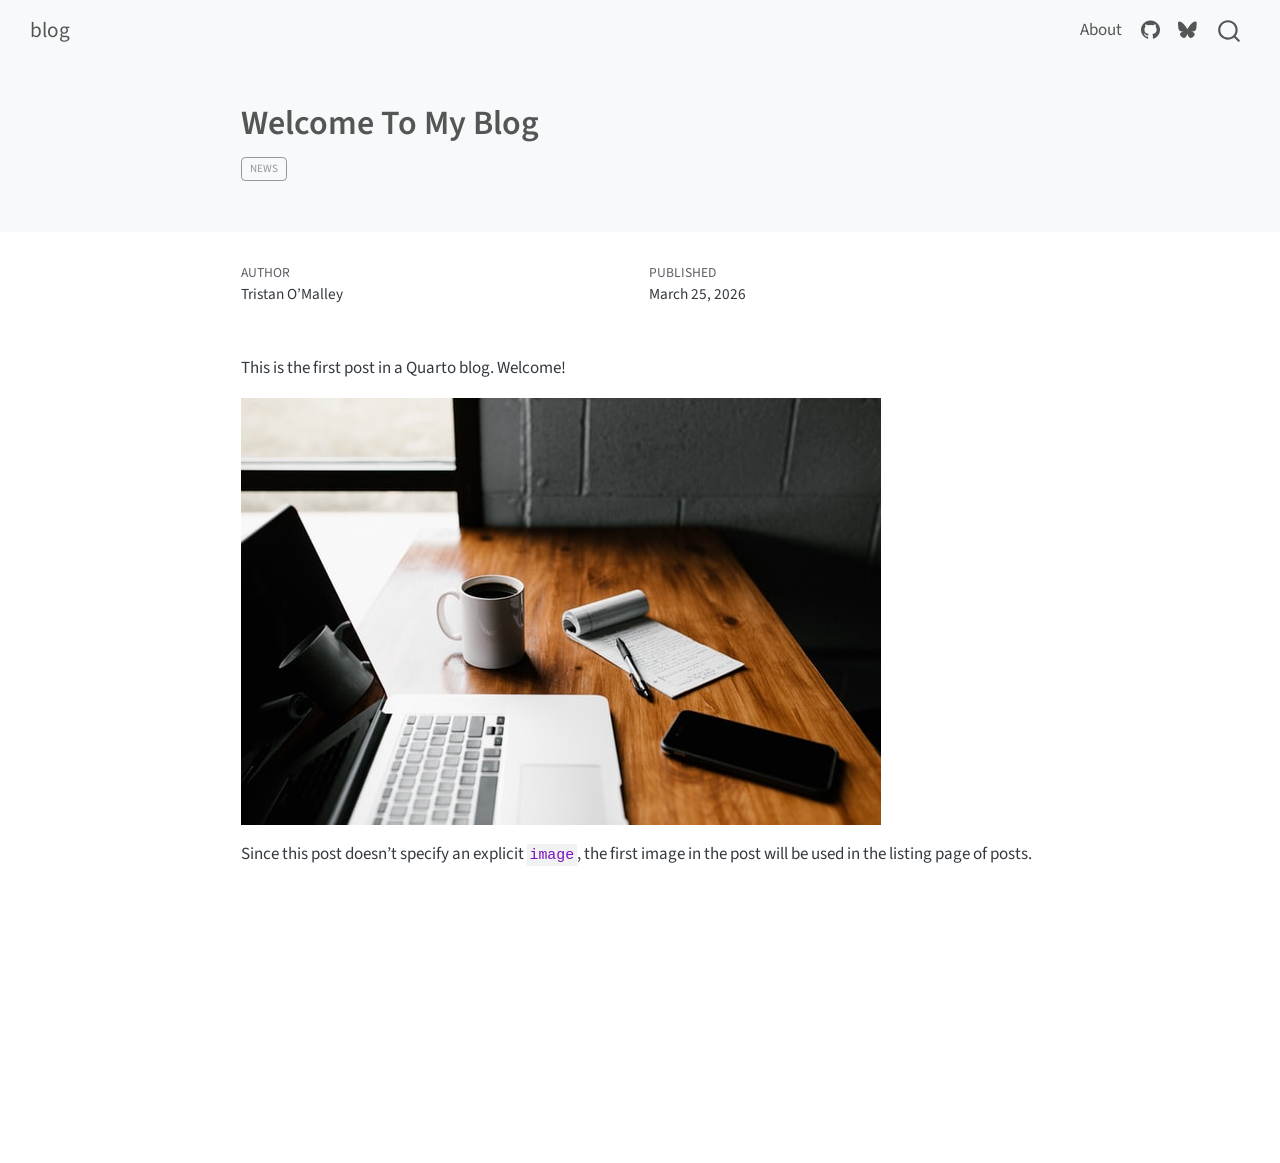
<file: posts/welcome/index.html>
<!DOCTYPE html>
<html xmlns="http://www.w3.org/1999/xhtml" lang="en" xml:lang="en"><head>

<meta charset="utf-8">
<meta name="generator" content="quarto-1.9.36">

<meta name="viewport" content="width=device-width, initial-scale=1.0, user-scalable=yes">

<meta name="author" content="Tristan O’Malley">
<meta name="dcterms.date" content="2026-03-25">

<title>Welcome To My Blog – blog</title>
<style>
/* Default styles provided by pandoc.
** See https://pandoc.org/MANUAL.html#variables-for-html for config info.
*/
code{white-space: pre-wrap;}
span.smallcaps{font-variant: small-caps;}
div.columns{display: flex; gap: min(4vw, 1.5em);}
div.column{flex: auto; overflow-x: auto;}
div.hanging-indent{margin-left: 1.5em; text-indent: -1.5em;}
ul.task-list{list-style: none;}
ul.task-list li input[type="checkbox"] {
  width: 0.8em;
  margin: 0 0.8em 0.2em -1em; /* quarto-specific, see https://github.com/quarto-dev/quarto-cli/issues/4556 */ 
  vertical-align: middle;
}
</style>


<script src="../../site_libs/quarto-nav/quarto-nav.js"></script>
<script src="../../site_libs/quarto-nav/headroom.min.js"></script>
<script src="../../site_libs/clipboard/clipboard.min.js"></script>
<script src="../../site_libs/quarto-search/autocomplete.umd.js"></script>
<script src="../../site_libs/quarto-search/fuse.min.js"></script>
<script src="../../site_libs/quarto-search/quarto-search.js"></script>
<meta name="quarto:offset" content="../../">
<script src="../../site_libs/quarto-html/quarto.js" type="module"></script>
<script src="../../site_libs/quarto-html/tabsets/tabsets.js" type="module"></script>
<script src="../../site_libs/quarto-html/popper.min.js"></script>
<script src="../../site_libs/quarto-html/tippy.umd.min.js"></script>
<script src="../../site_libs/quarto-html/anchor.min.js"></script>
<link href="../../site_libs/quarto-html/tippy.css" rel="stylesheet">
<link href="../../site_libs/quarto-html/quarto-syntax-highlighting-845c23b38eaddc0f92fda52bfe77a8c8.css" rel="stylesheet" id="quarto-text-highlighting-styles">
<script src="../../site_libs/bootstrap/bootstrap.min.js"></script>
<link href="../../site_libs/bootstrap/bootstrap-icons.css" rel="stylesheet">
<link href="../../site_libs/bootstrap/bootstrap-2d50c9d821d850ba0cbc3ba60c81f112.min.css" rel="stylesheet" append-hash="true" id="quarto-bootstrap" data-mode="light">
<script id="quarto-search-options" type="application/json">{
  "location": "navbar",
  "copy-button": false,
  "collapse-after": 3,
  "panel-placement": "end",
  "type": "overlay",
  "limit": 50,
  "keyboard-shortcut": [
    "f",
    "/",
    "s"
  ],
  "show-item-context": false,
  "language": {
    "search-no-results-text": "No results",
    "search-matching-documents-text": "matching documents",
    "search-copy-link-title": "Copy link to search",
    "search-hide-matches-text": "Hide additional matches",
    "search-more-match-text": "more match in this document",
    "search-more-matches-text": "more matches in this document",
    "search-clear-button-title": "Clear",
    "search-text-placeholder": "",
    "search-detached-cancel-button-title": "Cancel",
    "search-submit-button-title": "Submit",
    "search-label": "Search"
  }
}</script>


<link rel="stylesheet" href="../../styles.css">
</head>

<body class="nav-fixed fullcontent quarto-light">

<div id="quarto-search-results"></div>
  <header id="quarto-header" class="headroom fixed-top quarto-banner">
    <nav class="navbar navbar-expand-lg " data-bs-theme="dark">
      <div class="navbar-container container-fluid">
      <div class="navbar-brand-container mx-auto">
    <a class="navbar-brand" href="../../index.html">
    <span class="navbar-title">blog</span>
    </a>
  </div>
            <div id="quarto-search" class="" title="Search"></div>
          <button class="navbar-toggler" type="button" data-bs-toggle="collapse" data-bs-target="#navbarCollapse" aria-controls="navbarCollapse" role="menu" aria-expanded="false" aria-label="Toggle navigation" onclick="if (window.quartoToggleHeadroom) { window.quartoToggleHeadroom(); }">
  <span class="navbar-toggler-icon"></span>
</button>
          <div class="collapse navbar-collapse" id="navbarCollapse">
            <ul class="navbar-nav navbar-nav-scroll ms-auto">
  <li class="nav-item">
    <a class="nav-link" href="../../about.html"> 
<span class="menu-text">About</span></a>
  </li>  
  <li class="nav-item compact">
    <a class="nav-link" href="https://github.com/"> <i class="bi bi-github" role="img">
</i> 
<span class="menu-text"></span></a>
  </li>  
  <li class="nav-item compact">
    <a class="nav-link" href="https://bsky.app/"> <i class="bi bi-bluesky" role="img">
</i> 
<span class="menu-text"></span></a>
  </li>  
</ul>
          </div> <!-- /navcollapse -->
            <div class="quarto-navbar-tools">
</div>
      </div> <!-- /container-fluid -->
    </nav>
</header>
<!-- content -->
<header id="title-block-header" class="quarto-title-block default page-columns page-full">
  <div class="quarto-title-banner page-columns page-full">
    <div class="quarto-title column-body">
      <h1 class="title">Welcome To My Blog</h1>
                                <div class="quarto-categories">
                <div class="quarto-category">news</div>
              </div>
                  </div>
  </div>
    
  
  <div class="quarto-title-meta">

      <div>
      <div class="quarto-title-meta-heading">Author</div>
      <div class="quarto-title-meta-contents">
               <p>Tristan O’Malley </p>
            </div>
    </div>
      
      <div>
      <div class="quarto-title-meta-heading">Published</div>
      <div class="quarto-title-meta-contents">
        <p class="date">March 25, 2026</p>
      </div>
    </div>
    
      
    </div>
    
  
  </header><div id="quarto-content" class="quarto-container page-columns page-rows-contents page-layout-article page-navbar">
<!-- sidebar -->
<!-- margin-sidebar -->
    
<!-- main -->
<main class="content quarto-banner-title-block" id="quarto-document-content">





<p>This is the first post in a Quarto blog. Welcome!</p>
<p><img src="thumbnail.jpg" class="img-fluid"></p>
<p>Since this post doesn’t specify an explicit <code>image</code>, the first image in the post will be used in the listing page of posts.</p>



</main> <!-- /main -->
<script id="quarto-html-after-body" type="application/javascript">
  window.document.addEventListener("DOMContentLoaded", function (event) {
    const icon = "";
    const anchorJS = new window.AnchorJS();
    anchorJS.options = {
      placement: 'right',
      icon: icon
    };
    anchorJS.add('.anchored');
    const isCodeAnnotation = (el) => {
      for (const clz of el.classList) {
        if (clz.startsWith('code-annotation-')) {                     
          return true;
        }
      }
      return false;
    }
    const onCopySuccess = function(e) {
      // button target
      const button = e.trigger;
      // don't keep focus
      button.blur();
      // flash "checked"
      button.classList.add('code-copy-button-checked');
      var currentTitle = button.getAttribute("title");
      button.setAttribute("title", "Copied!");
      let tooltip;
      if (window.bootstrap) {
        button.setAttribute("data-bs-toggle", "tooltip");
        button.setAttribute("data-bs-placement", "left");
        button.setAttribute("data-bs-title", "Copied!");
        tooltip = new bootstrap.Tooltip(button, 
          { trigger: "manual", 
            customClass: "code-copy-button-tooltip",
            offset: [0, -8]});
        tooltip.show();    
      }
      setTimeout(function() {
        if (tooltip) {
          tooltip.hide();
          button.removeAttribute("data-bs-title");
          button.removeAttribute("data-bs-toggle");
          button.removeAttribute("data-bs-placement");
        }
        button.setAttribute("title", currentTitle);
        button.classList.remove('code-copy-button-checked');
      }, 1000);
      // clear code selection
      e.clearSelection();
    }
    const getTextToCopy = function(trigger) {
      const outerScaffold = trigger.parentElement.cloneNode(true);
      const codeEl = outerScaffold.querySelector('code');
      for (const childEl of codeEl.children) {
        if (isCodeAnnotation(childEl)) {
          childEl.remove();
        }
      }
      return codeEl.innerText;
    }
    const clipboard = new window.ClipboardJS('.code-copy-button:not([data-in-quarto-modal])', {
      text: getTextToCopy
    });
    clipboard.on('success', onCopySuccess);
    if (window.document.getElementById('quarto-embedded-source-code-modal')) {
      const clipboardModal = new window.ClipboardJS('.code-copy-button[data-in-quarto-modal]', {
        text: getTextToCopy,
        container: window.document.getElementById('quarto-embedded-source-code-modal')
      });
      clipboardModal.on('success', onCopySuccess);
    }
      var localhostRegex = new RegExp(/^(?:http|https):\/\/localhost\:?[0-9]*\//);
      var mailtoRegex = new RegExp(/^mailto:/);
        var filterRegex = new RegExp("https:\/\/garund9-hash\.github\.io\/autoblog\/");
      var isInternal = (href) => {
          return filterRegex.test(href) || localhostRegex.test(href) || mailtoRegex.test(href);
      }
      // Inspect non-navigation links and adorn them if external
     var links = window.document.querySelectorAll('a[href]:not(.nav-link):not(.navbar-brand):not(.toc-action):not(.sidebar-link):not(.sidebar-item-toggle):not(.pagination-link):not(.no-external):not([aria-hidden]):not(.dropdown-item):not(.quarto-navigation-tool):not(.about-link)');
      for (var i=0; i<links.length; i++) {
        const link = links[i];
        if (!isInternal(link.href)) {
          // undo the damage that might have been done by quarto-nav.js in the case of
          // links that we want to consider external
          if (link.dataset.originalHref !== undefined) {
            link.href = link.dataset.originalHref;
          }
        }
      }
    function tippyHover(el, contentFn, onTriggerFn, onUntriggerFn) {
      const config = {
        allowHTML: true,
        maxWidth: 500,
        delay: 100,
        arrow: false,
        appendTo: function(el) {
            return el.parentElement;
        },
        interactive: true,
        interactiveBorder: 10,
        theme: 'quarto',
        placement: 'bottom-start',
      };
      if (contentFn) {
        config.content = contentFn;
      }
      if (onTriggerFn) {
        config.onTrigger = onTriggerFn;
      }
      if (onUntriggerFn) {
        config.onUntrigger = onUntriggerFn;
      }
      window.tippy(el, config); 
    }
    const noterefs = window.document.querySelectorAll('a[role="doc-noteref"]');
    for (var i=0; i<noterefs.length; i++) {
      const ref = noterefs[i];
      tippyHover(ref, function() {
        // use id or data attribute instead here
        let href = ref.getAttribute('data-footnote-href') || ref.getAttribute('href');
        try { href = new URL(href).hash; } catch {}
        const id = href.replace(/^#\/?/, "");
        const note = window.document.getElementById(id);
        if (note) {
          return note.innerHTML;
        } else {
          return "";
        }
      });
    }
    const xrefs = window.document.querySelectorAll('a.quarto-xref');
    const processXRef = (id, note) => {
      // Strip column container classes
      const stripColumnClz = (el) => {
        el.classList.remove("page-full", "page-columns");
        if (el.children) {
          for (const child of el.children) {
            stripColumnClz(child);
          }
        }
      }
      stripColumnClz(note)
      if (id === null || id.startsWith('sec-')) {
        // Special case sections, only their first couple elements
        const container = document.createElement("div");
        if (note.children && note.children.length > 2) {
          container.appendChild(note.children[0].cloneNode(true));
          for (let i = 1; i < note.children.length; i++) {
            const child = note.children[i];
            if (child.tagName === "P" && child.innerText === "") {
              continue;
            } else {
              container.appendChild(child.cloneNode(true));
              break;
            }
          }
          if (window.Quarto?.typesetMath) {
            window.Quarto.typesetMath(container);
          }
          return container.innerHTML
        } else {
          if (window.Quarto?.typesetMath) {
            window.Quarto.typesetMath(note);
          }
          return note.innerHTML;
        }
      } else {
        // Remove any anchor links if they are present
        const anchorLink = note.querySelector('a.anchorjs-link');
        if (anchorLink) {
          anchorLink.remove();
        }
        if (window.Quarto?.typesetMath) {
          window.Quarto.typesetMath(note);
        }
        if (note.classList.contains("callout")) {
          return note.outerHTML;
        } else {
          return note.innerHTML;
        }
      }
    }
    for (var i=0; i<xrefs.length; i++) {
      const xref = xrefs[i];
      tippyHover(xref, undefined, function(instance) {
        instance.disable();
        let url = xref.getAttribute('href');
        let hash = undefined; 
        if (url.startsWith('#')) {
          hash = url;
        } else {
          try { hash = new URL(url).hash; } catch {}
        }
        if (hash) {
          const id = hash.replace(/^#\/?/, "");
          const note = window.document.getElementById(id);
          if (note !== null) {
            try {
              const html = processXRef(id, note.cloneNode(true));
              instance.setContent(html);
            } finally {
              instance.enable();
              instance.show();
            }
          } else {
            // See if we can fetch this
            fetch(url.split('#')[0])
            .then(res => res.text())
            .then(html => {
              const parser = new DOMParser();
              const htmlDoc = parser.parseFromString(html, "text/html");
              const note = htmlDoc.getElementById(id);
              if (note !== null) {
                const html = processXRef(id, note);
                instance.setContent(html);
              } 
            }).finally(() => {
              instance.enable();
              instance.show();
            });
          }
        } else {
          // See if we can fetch a full url (with no hash to target)
          // This is a special case and we should probably do some content thinning / targeting
          fetch(url)
          .then(res => res.text())
          .then(html => {
            const parser = new DOMParser();
            const htmlDoc = parser.parseFromString(html, "text/html");
            const note = htmlDoc.querySelector('main.content');
            if (note !== null) {
              // This should only happen for chapter cross references
              // (since there is no id in the URL)
              // remove the first header
              if (note.children.length > 0 && note.children[0].tagName === "HEADER") {
                note.children[0].remove();
              }
              const html = processXRef(null, note);
              instance.setContent(html);
            } 
          }).finally(() => {
            instance.enable();
            instance.show();
          });
        }
      }, function(instance) {
      });
    }
        let selectedAnnoteEl;
        const selectorForAnnotation = ( cell, annotation) => {
          let cellAttr = 'data-code-cell="' + cell + '"';
          let lineAttr = 'data-code-annotation="' +  annotation + '"';
          const selector = 'span[' + cellAttr + '][' + lineAttr + ']';
          return selector;
        }
        const selectCodeLines = (annoteEl) => {
          const doc = window.document;
          const targetCell = annoteEl.getAttribute("data-target-cell");
          const targetAnnotation = annoteEl.getAttribute("data-target-annotation");
          const annoteSpan = window.document.querySelector(selectorForAnnotation(targetCell, targetAnnotation));
          const lines = annoteSpan.getAttribute("data-code-lines").split(",");
          const lineIds = lines.map((line) => {
            return targetCell + "-" + line;
          })
          let top = null;
          let height = null;
          let parent = null;
          if (lineIds.length > 0) {
              //compute the position of the single el (top and bottom and make a div)
              const el = window.document.getElementById(lineIds[0]);
              top = el.offsetTop;
              height = el.offsetHeight;
              parent = el.parentElement.parentElement;
            if (lineIds.length > 1) {
              const lastEl = window.document.getElementById(lineIds[lineIds.length - 1]);
              const bottom = lastEl.offsetTop + lastEl.offsetHeight;
              height = bottom - top;
            }
            if (top !== null && height !== null && parent !== null) {
              // cook up a div (if necessary) and position it 
              let div = window.document.getElementById("code-annotation-line-highlight");
              if (div === null) {
                div = window.document.createElement("div");
                div.setAttribute("id", "code-annotation-line-highlight");
                div.style.position = 'absolute';
                parent.appendChild(div);
              }
              div.style.top = top - 2 + "px";
              div.style.height = height + 4 + "px";
              div.style.left = 0;
              let gutterDiv = window.document.getElementById("code-annotation-line-highlight-gutter");
              if (gutterDiv === null) {
                gutterDiv = window.document.createElement("div");
                gutterDiv.setAttribute("id", "code-annotation-line-highlight-gutter");
                gutterDiv.style.position = 'absolute';
                const codeCell = window.document.getElementById(targetCell);
                const gutter = codeCell.querySelector('.code-annotation-gutter');
                gutter.appendChild(gutterDiv);
              }
              gutterDiv.style.top = top - 2 + "px";
              gutterDiv.style.height = height + 4 + "px";
            }
            selectedAnnoteEl = annoteEl;
          }
        };
        const unselectCodeLines = () => {
          const elementsIds = ["code-annotation-line-highlight", "code-annotation-line-highlight-gutter"];
          elementsIds.forEach((elId) => {
            const div = window.document.getElementById(elId);
            if (div) {
              div.remove();
            }
          });
          selectedAnnoteEl = undefined;
        };
          // Handle positioning of the toggle
      window.addEventListener(
        "resize",
        throttle(() => {
          elRect = undefined;
          if (selectedAnnoteEl) {
            selectCodeLines(selectedAnnoteEl);
          }
        }, 10)
      );
      function throttle(fn, ms) {
      let throttle = false;
      let timer;
        return (...args) => {
          if(!throttle) { // first call gets through
              fn.apply(this, args);
              throttle = true;
          } else { // all the others get throttled
              if(timer) clearTimeout(timer); // cancel #2
              timer = setTimeout(() => {
                fn.apply(this, args);
                timer = throttle = false;
              }, ms);
          }
        };
      }
        // Attach click handler to the DT
        const annoteDls = window.document.querySelectorAll('dt[data-target-cell]');
        for (const annoteDlNode of annoteDls) {
          annoteDlNode.addEventListener('click', (event) => {
            const clickedEl = event.target;
            if (clickedEl !== selectedAnnoteEl) {
              unselectCodeLines();
              const activeEl = window.document.querySelector('dt[data-target-cell].code-annotation-active');
              if (activeEl) {
                activeEl.classList.remove('code-annotation-active');
              }
              selectCodeLines(clickedEl);
              clickedEl.classList.add('code-annotation-active');
            } else {
              // Unselect the line
              unselectCodeLines();
              clickedEl.classList.remove('code-annotation-active');
            }
          });
        }
    const findCites = (el) => {
      const parentEl = el.parentElement;
      if (parentEl) {
        const cites = parentEl.dataset.cites;
        if (cites) {
          return {
            el,
            cites: cites.split(' ')
          };
        } else {
          return findCites(el.parentElement)
        }
      } else {
        return undefined;
      }
    };
    var bibliorefs = window.document.querySelectorAll('a[role="doc-biblioref"]');
    for (var i=0; i<bibliorefs.length; i++) {
      const ref = bibliorefs[i];
      const citeInfo = findCites(ref);
      if (citeInfo) {
        tippyHover(citeInfo.el, function() {
          var popup = window.document.createElement('div');
          citeInfo.cites.forEach(function(cite) {
            var citeDiv = window.document.createElement('div');
            citeDiv.classList.add('hanging-indent');
            citeDiv.classList.add('csl-entry');
            var biblioDiv = window.document.getElementById('ref-' + cite);
            if (biblioDiv) {
              citeDiv.innerHTML = biblioDiv.innerHTML;
            }
            popup.appendChild(citeDiv);
          });
          return popup.innerHTML;
        });
      }
    }
  });
  </script>
</div> <!-- /content -->




</body></html>
</file>
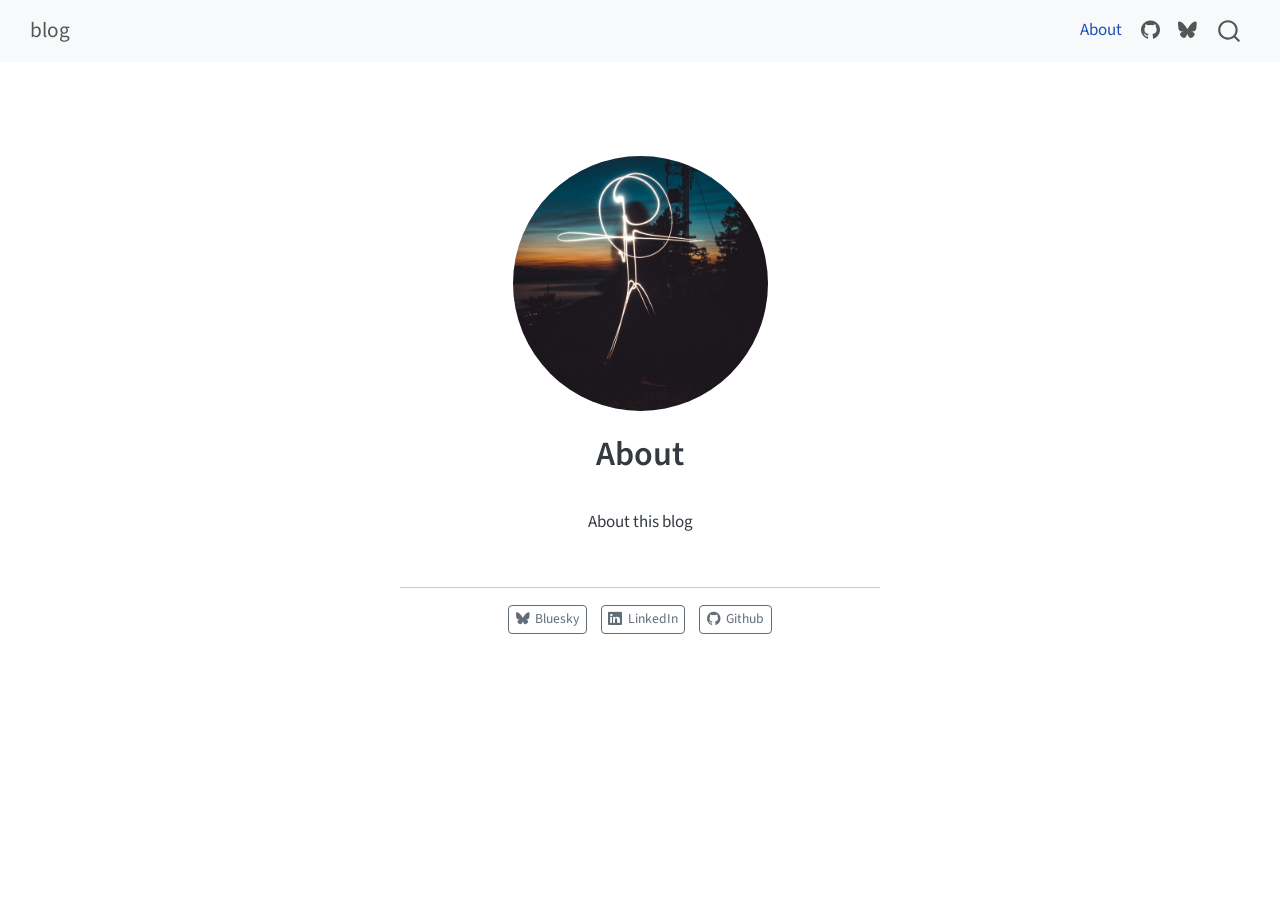
<file: about.html>
<!DOCTYPE html>
<html xmlns="http://www.w3.org/1999/xhtml" lang="en" xml:lang="en"><head>

<meta charset="utf-8">
<meta name="generator" content="quarto-1.9.36">

<meta name="viewport" content="width=device-width, initial-scale=1.0, user-scalable=yes">


<title>About – blog</title>
<style>
/* Default styles provided by pandoc.
** See https://pandoc.org/MANUAL.html#variables-for-html for config info.
*/
code{white-space: pre-wrap;}
span.smallcaps{font-variant: small-caps;}
div.columns{display: flex; gap: min(4vw, 1.5em);}
div.column{flex: auto; overflow-x: auto;}
div.hanging-indent{margin-left: 1.5em; text-indent: -1.5em;}
ul.task-list{list-style: none;}
ul.task-list li input[type="checkbox"] {
  width: 0.8em;
  margin: 0 0.8em 0.2em -1em; /* quarto-specific, see https://github.com/quarto-dev/quarto-cli/issues/4556 */ 
  vertical-align: middle;
}
</style>


<script src="site_libs/quarto-nav/quarto-nav.js"></script>
<script src="site_libs/quarto-nav/headroom.min.js"></script>
<script src="site_libs/clipboard/clipboard.min.js"></script>
<script src="site_libs/quarto-search/autocomplete.umd.js"></script>
<script src="site_libs/quarto-search/fuse.min.js"></script>
<script src="site_libs/quarto-search/quarto-search.js"></script>
<meta name="quarto:offset" content="./">
<script src="site_libs/quarto-html/quarto.js" type="module"></script>
<script src="site_libs/quarto-html/tabsets/tabsets.js" type="module"></script>
<script src="site_libs/quarto-html/popper.min.js"></script>
<script src="site_libs/quarto-html/tippy.umd.min.js"></script>
<link href="site_libs/quarto-html/tippy.css" rel="stylesheet">
<link href="site_libs/quarto-html/quarto-syntax-highlighting-845c23b38eaddc0f92fda52bfe77a8c8.css" rel="stylesheet" id="quarto-text-highlighting-styles">
<script src="site_libs/bootstrap/bootstrap.min.js"></script>
<link href="site_libs/bootstrap/bootstrap-icons.css" rel="stylesheet">
<link href="site_libs/bootstrap/bootstrap-2d50c9d821d850ba0cbc3ba60c81f112.min.css" rel="stylesheet" append-hash="true" id="quarto-bootstrap" data-mode="light">
<script id="quarto-search-options" type="application/json">{
  "location": "navbar",
  "copy-button": false,
  "collapse-after": 3,
  "panel-placement": "end",
  "type": "overlay",
  "limit": 50,
  "keyboard-shortcut": [
    "f",
    "/",
    "s"
  ],
  "show-item-context": false,
  "language": {
    "search-no-results-text": "No results",
    "search-matching-documents-text": "matching documents",
    "search-copy-link-title": "Copy link to search",
    "search-hide-matches-text": "Hide additional matches",
    "search-more-match-text": "more match in this document",
    "search-more-matches-text": "more matches in this document",
    "search-clear-button-title": "Clear",
    "search-text-placeholder": "",
    "search-detached-cancel-button-title": "Cancel",
    "search-submit-button-title": "Submit",
    "search-label": "Search"
  }
}</script>


<link rel="stylesheet" href="styles.css">
</head>

<body class="nav-fixed fullcontent quarto-light">

<div id="quarto-search-results"></div>
  <header id="quarto-header" class="headroom fixed-top">
    <nav class="navbar navbar-expand-lg " data-bs-theme="dark">
      <div class="navbar-container container-fluid">
      <div class="navbar-brand-container mx-auto">
    <a class="navbar-brand" href="./index.html">
    <span class="navbar-title">blog</span>
    </a>
  </div>
            <div id="quarto-search" class="" title="Search"></div>
          <button class="navbar-toggler" type="button" data-bs-toggle="collapse" data-bs-target="#navbarCollapse" aria-controls="navbarCollapse" role="menu" aria-expanded="false" aria-label="Toggle navigation" onclick="if (window.quartoToggleHeadroom) { window.quartoToggleHeadroom(); }">
  <span class="navbar-toggler-icon"></span>
</button>
          <div class="collapse navbar-collapse" id="navbarCollapse">
            <ul class="navbar-nav navbar-nav-scroll ms-auto">
  <li class="nav-item">
    <a class="nav-link active" href="./about.html" aria-current="page"> 
<span class="menu-text">About</span></a>
  </li>  
  <li class="nav-item compact">
    <a class="nav-link" href="https://github.com/"> <i class="bi bi-github" role="img">
</i> 
<span class="menu-text"></span></a>
  </li>  
  <li class="nav-item compact">
    <a class="nav-link" href="https://bsky.app/"> <i class="bi bi-bluesky" role="img">
</i> 
<span class="menu-text"></span></a>
  </li>  
</ul>
          </div> <!-- /navcollapse -->
            <div class="quarto-navbar-tools">
</div>
      </div> <!-- /container-fluid -->
    </nav>
</header>
<!-- content -->
<div id="quarto-content" class="quarto-container page-columns page-rows-contents page-layout-article page-navbar">
<!-- sidebar -->
<!-- margin-sidebar -->
    
<!-- main -->
<div class="quarto-about-jolla">
  <img src="profile.jpg" class="about-image
  round " style="height: 15em; width: 15em;">
 <header id="title-block-header" class="quarto-title-block default">
<div class="quarto-title">
<h1 class="title">About</h1>
</div>
<div class="quarto-title-meta">
  </div>
</header><main class="content" id="quarto-document-content">
<p>About this blog</p>


</main> 
  <hr class="about-sep">
   <div class="about-links">
  <a href="https://bsky.app/" class="about-link" rel="" target="">
    <i class="bi bi-bluesky"></i>
     <span class="about-link-text">Bluesky</span>
  </a>
  <a href="https://linkedin.com" class="about-link" rel="" target="">
    <i class="bi bi-linkedin"></i>
     <span class="about-link-text">LinkedIn</span>
  </a>
  <a href="https://github.com" class="about-link" rel="" target="">
    <i class="bi bi-github"></i>
     <span class="about-link-text">Github</span>
  </a>
</div>
</div>
 <!-- /main -->
<script id="quarto-html-after-body" type="application/javascript">
  window.document.addEventListener("DOMContentLoaded", function (event) {
    const isCodeAnnotation = (el) => {
      for (const clz of el.classList) {
        if (clz.startsWith('code-annotation-')) {                     
          return true;
        }
      }
      return false;
    }
    const onCopySuccess = function(e) {
      // button target
      const button = e.trigger;
      // don't keep focus
      button.blur();
      // flash "checked"
      button.classList.add('code-copy-button-checked');
      var currentTitle = button.getAttribute("title");
      button.setAttribute("title", "Copied!");
      let tooltip;
      if (window.bootstrap) {
        button.setAttribute("data-bs-toggle", "tooltip");
        button.setAttribute("data-bs-placement", "left");
        button.setAttribute("data-bs-title", "Copied!");
        tooltip = new bootstrap.Tooltip(button, 
          { trigger: "manual", 
            customClass: "code-copy-button-tooltip",
            offset: [0, -8]});
        tooltip.show();    
      }
      setTimeout(function() {
        if (tooltip) {
          tooltip.hide();
          button.removeAttribute("data-bs-title");
          button.removeAttribute("data-bs-toggle");
          button.removeAttribute("data-bs-placement");
        }
        button.setAttribute("title", currentTitle);
        button.classList.remove('code-copy-button-checked');
      }, 1000);
      // clear code selection
      e.clearSelection();
    }
    const getTextToCopy = function(trigger) {
      const outerScaffold = trigger.parentElement.cloneNode(true);
      const codeEl = outerScaffold.querySelector('code');
      for (const childEl of codeEl.children) {
        if (isCodeAnnotation(childEl)) {
          childEl.remove();
        }
      }
      return codeEl.innerText;
    }
    const clipboard = new window.ClipboardJS('.code-copy-button:not([data-in-quarto-modal])', {
      text: getTextToCopy
    });
    clipboard.on('success', onCopySuccess);
    if (window.document.getElementById('quarto-embedded-source-code-modal')) {
      const clipboardModal = new window.ClipboardJS('.code-copy-button[data-in-quarto-modal]', {
        text: getTextToCopy,
        container: window.document.getElementById('quarto-embedded-source-code-modal')
      });
      clipboardModal.on('success', onCopySuccess);
    }
      var localhostRegex = new RegExp(/^(?:http|https):\/\/localhost\:?[0-9]*\//);
      var mailtoRegex = new RegExp(/^mailto:/);
        var filterRegex = new RegExp("https:\/\/garund9-hash\.github\.io\/autoblog\/");
      var isInternal = (href) => {
          return filterRegex.test(href) || localhostRegex.test(href) || mailtoRegex.test(href);
      }
      // Inspect non-navigation links and adorn them if external
     var links = window.document.querySelectorAll('a[href]:not(.nav-link):not(.navbar-brand):not(.toc-action):not(.sidebar-link):not(.sidebar-item-toggle):not(.pagination-link):not(.no-external):not([aria-hidden]):not(.dropdown-item):not(.quarto-navigation-tool):not(.about-link)');
      for (var i=0; i<links.length; i++) {
        const link = links[i];
        if (!isInternal(link.href)) {
          // undo the damage that might have been done by quarto-nav.js in the case of
          // links that we want to consider external
          if (link.dataset.originalHref !== undefined) {
            link.href = link.dataset.originalHref;
          }
        }
      }
    function tippyHover(el, contentFn, onTriggerFn, onUntriggerFn) {
      const config = {
        allowHTML: true,
        maxWidth: 500,
        delay: 100,
        arrow: false,
        appendTo: function(el) {
            return el.parentElement;
        },
        interactive: true,
        interactiveBorder: 10,
        theme: 'quarto',
        placement: 'bottom-start',
      };
      if (contentFn) {
        config.content = contentFn;
      }
      if (onTriggerFn) {
        config.onTrigger = onTriggerFn;
      }
      if (onUntriggerFn) {
        config.onUntrigger = onUntriggerFn;
      }
      window.tippy(el, config); 
    }
    const noterefs = window.document.querySelectorAll('a[role="doc-noteref"]');
    for (var i=0; i<noterefs.length; i++) {
      const ref = noterefs[i];
      tippyHover(ref, function() {
        // use id or data attribute instead here
        let href = ref.getAttribute('data-footnote-href') || ref.getAttribute('href');
        try { href = new URL(href).hash; } catch {}
        const id = href.replace(/^#\/?/, "");
        const note = window.document.getElementById(id);
        if (note) {
          return note.innerHTML;
        } else {
          return "";
        }
      });
    }
    const xrefs = window.document.querySelectorAll('a.quarto-xref');
    const processXRef = (id, note) => {
      // Strip column container classes
      const stripColumnClz = (el) => {
        el.classList.remove("page-full", "page-columns");
        if (el.children) {
          for (const child of el.children) {
            stripColumnClz(child);
          }
        }
      }
      stripColumnClz(note)
      if (id === null || id.startsWith('sec-')) {
        // Special case sections, only their first couple elements
        const container = document.createElement("div");
        if (note.children && note.children.length > 2) {
          container.appendChild(note.children[0].cloneNode(true));
          for (let i = 1; i < note.children.length; i++) {
            const child = note.children[i];
            if (child.tagName === "P" && child.innerText === "") {
              continue;
            } else {
              container.appendChild(child.cloneNode(true));
              break;
            }
          }
          if (window.Quarto?.typesetMath) {
            window.Quarto.typesetMath(container);
          }
          return container.innerHTML
        } else {
          if (window.Quarto?.typesetMath) {
            window.Quarto.typesetMath(note);
          }
          return note.innerHTML;
        }
      } else {
        // Remove any anchor links if they are present
        const anchorLink = note.querySelector('a.anchorjs-link');
        if (anchorLink) {
          anchorLink.remove();
        }
        if (window.Quarto?.typesetMath) {
          window.Quarto.typesetMath(note);
        }
        if (note.classList.contains("callout")) {
          return note.outerHTML;
        } else {
          return note.innerHTML;
        }
      }
    }
    for (var i=0; i<xrefs.length; i++) {
      const xref = xrefs[i];
      tippyHover(xref, undefined, function(instance) {
        instance.disable();
        let url = xref.getAttribute('href');
        let hash = undefined; 
        if (url.startsWith('#')) {
          hash = url;
        } else {
          try { hash = new URL(url).hash; } catch {}
        }
        if (hash) {
          const id = hash.replace(/^#\/?/, "");
          const note = window.document.getElementById(id);
          if (note !== null) {
            try {
              const html = processXRef(id, note.cloneNode(true));
              instance.setContent(html);
            } finally {
              instance.enable();
              instance.show();
            }
          } else {
            // See if we can fetch this
            fetch(url.split('#')[0])
            .then(res => res.text())
            .then(html => {
              const parser = new DOMParser();
              const htmlDoc = parser.parseFromString(html, "text/html");
              const note = htmlDoc.getElementById(id);
              if (note !== null) {
                const html = processXRef(id, note);
                instance.setContent(html);
              } 
            }).finally(() => {
              instance.enable();
              instance.show();
            });
          }
        } else {
          // See if we can fetch a full url (with no hash to target)
          // This is a special case and we should probably do some content thinning / targeting
          fetch(url)
          .then(res => res.text())
          .then(html => {
            const parser = new DOMParser();
            const htmlDoc = parser.parseFromString(html, "text/html");
            const note = htmlDoc.querySelector('main.content');
            if (note !== null) {
              // This should only happen for chapter cross references
              // (since there is no id in the URL)
              // remove the first header
              if (note.children.length > 0 && note.children[0].tagName === "HEADER") {
                note.children[0].remove();
              }
              const html = processXRef(null, note);
              instance.setContent(html);
            } 
          }).finally(() => {
            instance.enable();
            instance.show();
          });
        }
      }, function(instance) {
      });
    }
        let selectedAnnoteEl;
        const selectorForAnnotation = ( cell, annotation) => {
          let cellAttr = 'data-code-cell="' + cell + '"';
          let lineAttr = 'data-code-annotation="' +  annotation + '"';
          const selector = 'span[' + cellAttr + '][' + lineAttr + ']';
          return selector;
        }
        const selectCodeLines = (annoteEl) => {
          const doc = window.document;
          const targetCell = annoteEl.getAttribute("data-target-cell");
          const targetAnnotation = annoteEl.getAttribute("data-target-annotation");
          const annoteSpan = window.document.querySelector(selectorForAnnotation(targetCell, targetAnnotation));
          const lines = annoteSpan.getAttribute("data-code-lines").split(",");
          const lineIds = lines.map((line) => {
            return targetCell + "-" + line;
          })
          let top = null;
          let height = null;
          let parent = null;
          if (lineIds.length > 0) {
              //compute the position of the single el (top and bottom and make a div)
              const el = window.document.getElementById(lineIds[0]);
              top = el.offsetTop;
              height = el.offsetHeight;
              parent = el.parentElement.parentElement;
            if (lineIds.length > 1) {
              const lastEl = window.document.getElementById(lineIds[lineIds.length - 1]);
              const bottom = lastEl.offsetTop + lastEl.offsetHeight;
              height = bottom - top;
            }
            if (top !== null && height !== null && parent !== null) {
              // cook up a div (if necessary) and position it 
              let div = window.document.getElementById("code-annotation-line-highlight");
              if (div === null) {
                div = window.document.createElement("div");
                div.setAttribute("id", "code-annotation-line-highlight");
                div.style.position = 'absolute';
                parent.appendChild(div);
              }
              div.style.top = top - 2 + "px";
              div.style.height = height + 4 + "px";
              div.style.left = 0;
              let gutterDiv = window.document.getElementById("code-annotation-line-highlight-gutter");
              if (gutterDiv === null) {
                gutterDiv = window.document.createElement("div");
                gutterDiv.setAttribute("id", "code-annotation-line-highlight-gutter");
                gutterDiv.style.position = 'absolute';
                const codeCell = window.document.getElementById(targetCell);
                const gutter = codeCell.querySelector('.code-annotation-gutter');
                gutter.appendChild(gutterDiv);
              }
              gutterDiv.style.top = top - 2 + "px";
              gutterDiv.style.height = height + 4 + "px";
            }
            selectedAnnoteEl = annoteEl;
          }
        };
        const unselectCodeLines = () => {
          const elementsIds = ["code-annotation-line-highlight", "code-annotation-line-highlight-gutter"];
          elementsIds.forEach((elId) => {
            const div = window.document.getElementById(elId);
            if (div) {
              div.remove();
            }
          });
          selectedAnnoteEl = undefined;
        };
          // Handle positioning of the toggle
      window.addEventListener(
        "resize",
        throttle(() => {
          elRect = undefined;
          if (selectedAnnoteEl) {
            selectCodeLines(selectedAnnoteEl);
          }
        }, 10)
      );
      function throttle(fn, ms) {
      let throttle = false;
      let timer;
        return (...args) => {
          if(!throttle) { // first call gets through
              fn.apply(this, args);
              throttle = true;
          } else { // all the others get throttled
              if(timer) clearTimeout(timer); // cancel #2
              timer = setTimeout(() => {
                fn.apply(this, args);
                timer = throttle = false;
              }, ms);
          }
        };
      }
        // Attach click handler to the DT
        const annoteDls = window.document.querySelectorAll('dt[data-target-cell]');
        for (const annoteDlNode of annoteDls) {
          annoteDlNode.addEventListener('click', (event) => {
            const clickedEl = event.target;
            if (clickedEl !== selectedAnnoteEl) {
              unselectCodeLines();
              const activeEl = window.document.querySelector('dt[data-target-cell].code-annotation-active');
              if (activeEl) {
                activeEl.classList.remove('code-annotation-active');
              }
              selectCodeLines(clickedEl);
              clickedEl.classList.add('code-annotation-active');
            } else {
              // Unselect the line
              unselectCodeLines();
              clickedEl.classList.remove('code-annotation-active');
            }
          });
        }
    const findCites = (el) => {
      const parentEl = el.parentElement;
      if (parentEl) {
        const cites = parentEl.dataset.cites;
        if (cites) {
          return {
            el,
            cites: cites.split(' ')
          };
        } else {
          return findCites(el.parentElement)
        }
      } else {
        return undefined;
      }
    };
    var bibliorefs = window.document.querySelectorAll('a[role="doc-biblioref"]');
    for (var i=0; i<bibliorefs.length; i++) {
      const ref = bibliorefs[i];
      const citeInfo = findCites(ref);
      if (citeInfo) {
        tippyHover(citeInfo.el, function() {
          var popup = window.document.createElement('div');
          citeInfo.cites.forEach(function(cite) {
            var citeDiv = window.document.createElement('div');
            citeDiv.classList.add('hanging-indent');
            citeDiv.classList.add('csl-entry');
            var biblioDiv = window.document.getElementById('ref-' + cite);
            if (biblioDiv) {
              citeDiv.innerHTML = biblioDiv.innerHTML;
            }
            popup.appendChild(citeDiv);
          });
          return popup.innerHTML;
        });
      }
    }
  });
  </script>
</div> <!-- /content -->




</body></html>
</file>
<file: site_libs/quarto-html/tippy.css>
.tippy-box[data-animation=fade][data-state=hidden]{opacity:0}[data-tippy-root]{max-width:calc(100vw - 10px)}.tippy-box{position:relative;background-color:#333;color:#fff;border-radius:4px;font-size:14px;line-height:1.4;white-space:normal;outline:0;transition-property:transform,visibility,opacity}.tippy-box[data-placement^=top]>.tippy-arrow{bottom:0}.tippy-box[data-placement^=top]>.tippy-arrow:before{bottom:-7px;left:0;border-width:8px 8px 0;border-top-color:initial;transform-origin:center top}.tippy-box[data-placement^=bottom]>.tippy-arrow{top:0}.tippy-box[data-placement^=bottom]>.tippy-arrow:before{top:-7px;left:0;border-width:0 8px 8px;border-bottom-color:initial;transform-origin:center bottom}.tippy-box[data-placement^=left]>.tippy-arrow{right:0}.tippy-box[data-placement^=left]>.tippy-arrow:before{border-width:8px 0 8px 8px;border-left-color:initial;right:-7px;transform-origin:center left}.tippy-box[data-placement^=right]>.tippy-arrow{left:0}.tippy-box[data-placement^=right]>.tippy-arrow:before{left:-7px;border-width:8px 8px 8px 0;border-right-color:initial;transform-origin:center right}.tippy-box[data-inertia][data-state=visible]{transition-timing-function:cubic-bezier(.54,1.5,.38,1.11)}.tippy-arrow{width:16px;height:16px;color:#333}.tippy-arrow:before{content:"";position:absolute;border-color:transparent;border-style:solid}.tippy-content{position:relative;padding:5px 9px;z-index:1}
</file>
<file: site_libs/quarto-html/quarto-syntax-highlighting-845c23b38eaddc0f92fda52bfe77a8c8.css>
/* quarto syntax highlight colors */
:root {
  --quarto-hl-ot-color: #003B4F;
  --quarto-hl-at-color: #657422;
  --quarto-hl-ss-color: #20794D;
  --quarto-hl-an-color: #5E5E5E;
  --quarto-hl-fu-color: #4758AB;
  --quarto-hl-st-color: #20794D;
  --quarto-hl-cf-color: #003B4F;
  --quarto-hl-op-color: #5E5E5E;
  --quarto-hl-er-color: #AD0000;
  --quarto-hl-bn-color: #AD0000;
  --quarto-hl-al-color: #AD0000;
  --quarto-hl-va-color: #111111;
  --quarto-hl-bu-color: inherit;
  --quarto-hl-ex-color: inherit;
  --quarto-hl-pp-color: #AD0000;
  --quarto-hl-in-color: #5E5E5E;
  --quarto-hl-vs-color: #20794D;
  --quarto-hl-wa-color: #5E5E5E;
  --quarto-hl-do-color: #5E5E5E;
  --quarto-hl-im-color: #00769E;
  --quarto-hl-ch-color: #20794D;
  --quarto-hl-dt-color: #AD0000;
  --quarto-hl-fl-color: #AD0000;
  --quarto-hl-co-color: #5E5E5E;
  --quarto-hl-cv-color: #5E5E5E;
  --quarto-hl-cn-color: #8f5902;
  --quarto-hl-sc-color: #5E5E5E;
  --quarto-hl-dv-color: #AD0000;
  --quarto-hl-kw-color: #003B4F;
}

/* other quarto variables */
:root {
  --quarto-font-monospace: SFMono-Regular, Menlo, Monaco, Consolas, "Liberation Mono", "Courier New", monospace;
}

/* syntax highlight based on Pandoc's rules */
pre > code.sourceCode > span {
  color: #003B4F;
}

code.sourceCode > span {
  color: #003B4F;
}

div.sourceCode,
div.sourceCode pre.sourceCode {
  color: #003B4F;
}

/* Normal */
code span {
  color: #003B4F;
}

/* Alert */
code span.al {
  color: #AD0000;
  font-style: inherit;
}

/* Annotation */
code span.an {
  color: #5E5E5E;
  font-style: inherit;
}

/* Attribute */
code span.at {
  color: #657422;
  font-style: inherit;
}

/* BaseN */
code span.bn {
  color: #AD0000;
  font-style: inherit;
}

/* BuiltIn */
code span.bu {
  font-style: inherit;
}

/* ControlFlow */
code span.cf {
  color: #003B4F;
  font-weight: bold;
  font-style: inherit;
}

/* Char */
code span.ch {
  color: #20794D;
  font-style: inherit;
}

/* Constant */
code span.cn {
  color: #8f5902;
  font-style: inherit;
}

/* Comment */
code span.co {
  color: #5E5E5E;
  font-style: inherit;
}

/* CommentVar */
code span.cv {
  color: #5E5E5E;
  font-style: italic;
}

/* Documentation */
code span.do {
  color: #5E5E5E;
  font-style: italic;
}

/* DataType */
code span.dt {
  color: #AD0000;
  font-style: inherit;
}

/* DecVal */
code span.dv {
  color: #AD0000;
  font-style: inherit;
}

/* Error */
code span.er {
  color: #AD0000;
  font-style: inherit;
}

/* Extension */
code span.ex {
  font-style: inherit;
}

/* Float */
code span.fl {
  color: #AD0000;
  font-style: inherit;
}

/* Function */
code span.fu {
  color: #4758AB;
  font-style: inherit;
}

/* Import */
code span.im {
  color: #00769E;
  font-style: inherit;
}

/* Information */
code span.in {
  color: #5E5E5E;
  font-style: inherit;
}

/* Keyword */
code span.kw {
  color: #003B4F;
  font-weight: bold;
  font-style: inherit;
}

/* Operator */
code span.op {
  color: #5E5E5E;
  font-style: inherit;
}

/* Other */
code span.ot {
  color: #003B4F;
  font-style: inherit;
}

/* Preprocessor */
code span.pp {
  color: #AD0000;
  font-style: inherit;
}

/* SpecialChar */
code span.sc {
  color: #5E5E5E;
  font-style: inherit;
}

/* SpecialString */
code span.ss {
  color: #20794D;
  font-style: inherit;
}

/* String */
code span.st {
  color: #20794D;
  font-style: inherit;
}

/* Variable */
code span.va {
  color: #111111;
  font-style: inherit;
}

/* VerbatimString */
code span.vs {
  color: #20794D;
  font-style: inherit;
}

/* Warning */
code span.wa {
  color: #5E5E5E;
  font-style: italic;
}

.prevent-inlining {
  content: "</";
}

/*# sourceMappingURL=ac89f0bb514bba72461919f78549e31c.css.map */
</file>
<file: styles.css>
/* css styles */
</file>
